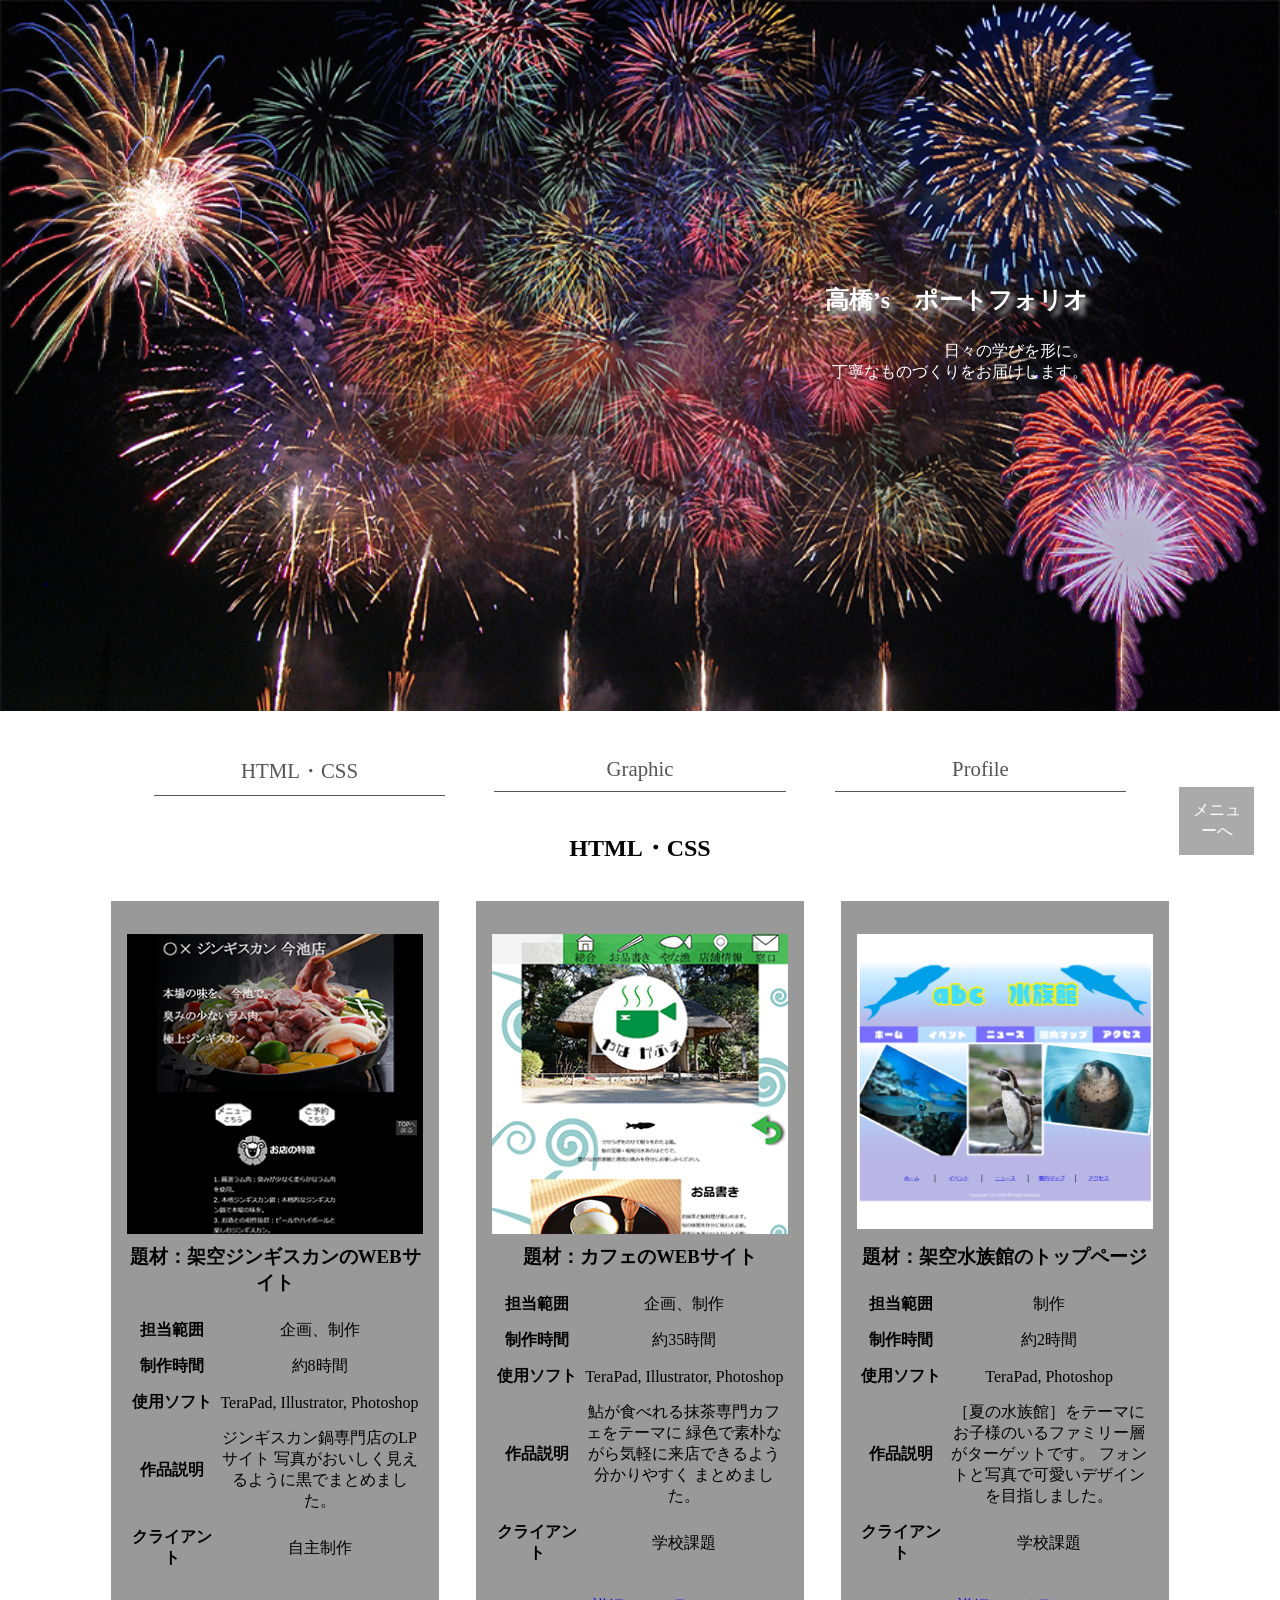
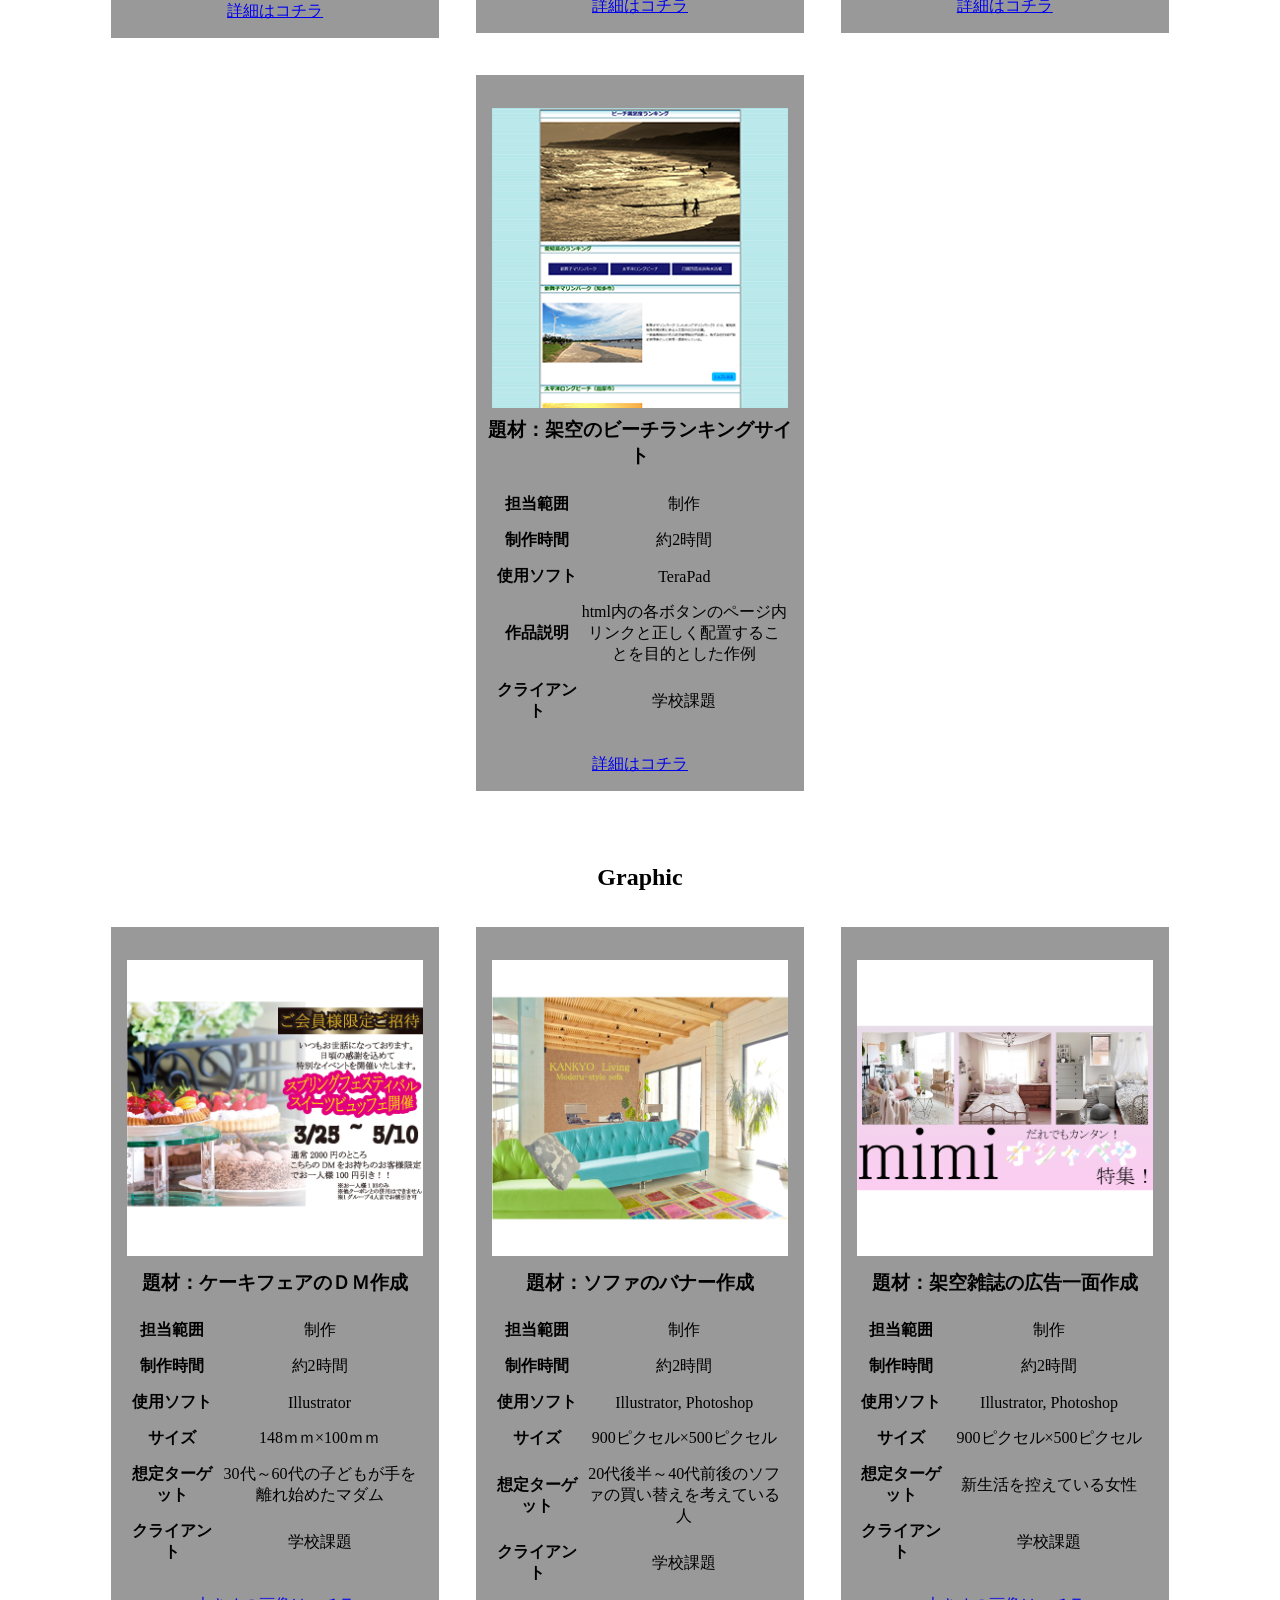
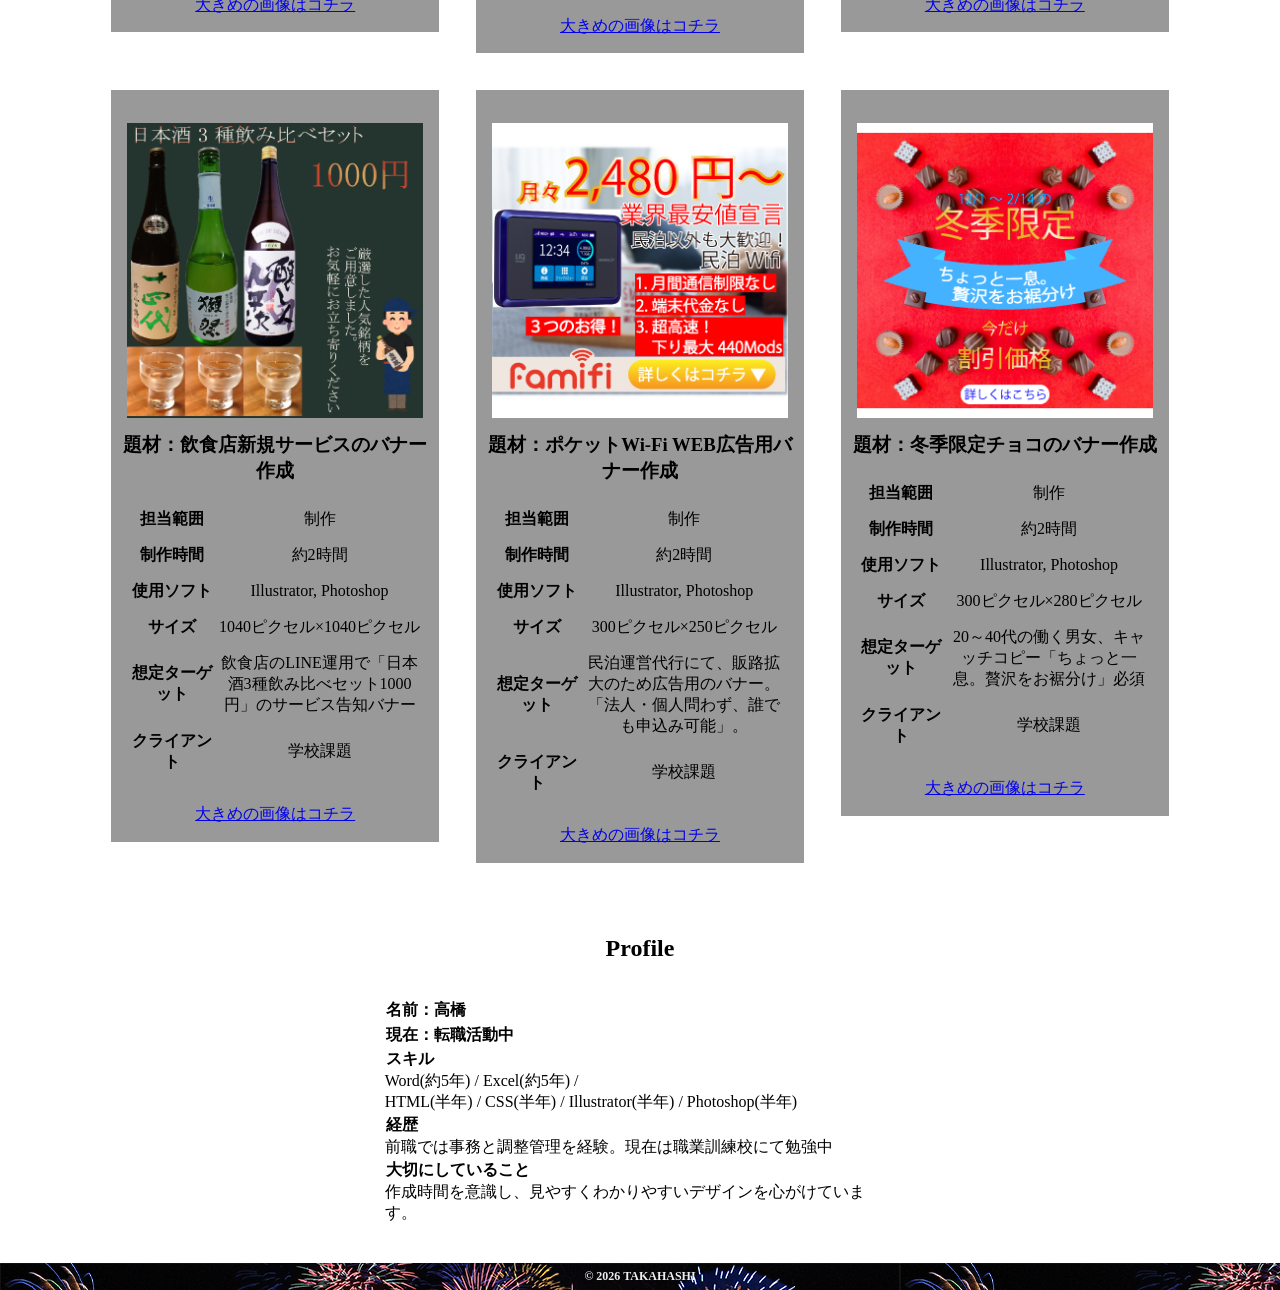
<file: index.html>
<!doctype html>

<head>
<meta charset="utf-8">
<meta name="viewport" content="width=device-width,initial-scale=1.0">

<link rel="icon" href="img/favicon.ico">

<title>PORTFOLIO</title>
<link href="common.css" rel="stylesheet" type="text/css">
</head>

<body>

	<header>
  <h1>高橋’s　ポートフォリオ</h1>
  <p class="mytext">日々の学びを形に。<br/>
	丁寧なものづくりをお届けします。</p>
	</header>

<div class="wrapper">

	<nav>
 <ul id="menu" class="clearfix">
  <li class="mg_r"><a href="#html">HTML・CSS</a></li>
  <li class="mg_r"><a href="#grp">Graphic</a></li>
  <li><a href="#prf">Profile</a></li>
 </ul>
	</nav>

	<div class="contents">
  <h2 id="html">HTML・CSS</h2>

<!--1段目-->

	<section class="f_box">

  <div class="box">
<p class="i_box"><img src="img/lamb.png" alt="作品1"></p>
	<h3>題材：架空ジンギスカンのWEBサイト</h3>
<table>
  <tr>
	<th>担当範囲</th>
	<td>企画、制作</td>
  </tr>
  <tr>
	<th>制作時間</th>
	<td>約8時間</td>
  </tr>
  <tr>
	<th>使用ソフト</th>
	<td>TeraPad, Illustrator, Photoshop</td>
  </tr>
  <tr>
	<th>作品説明</th>
	<td>ジンギスカン鍋専門店のLPサイト
		写真がおいしく見えるように黒でまとめました。</td>
  </tr>
  <tr>
	<th>クライアント</th>
	<td>自主制作</td>
  </tr>
</table>
<p class="mr"><a href="html/lamb/index.html">詳細はコチラ</a></p>
  </div>

  <div class="box">
<p class="i_box"><img src="img/yanacafe.png" alt="作品2"></p>
	<h3>題材：カフェのWEBサイト</h3>
<table>
  <tr>
	<th>担当範囲</th>
	<td>企画、制作</td>
  </tr>
  <tr>
	<th>制作時間</th>
	<td>約35時間</td>
  </tr>
  <tr>
	<th>使用ソフト</th>
	<td>TeraPad, Illustrator, Photoshop</td>
  </tr>
  <tr>
	<th>作品説明</th>
	<td>鮎が食べれる抹茶専門カフェをテーマに
	緑色で素朴ながら気軽に来店できるよう分かりやすく
	まとめました。</td>
  <tr>
	<th>クライアント</th>
	<td>学校課題</td>
  </tr>
  </tr>

</table>
<p class="mr"><a href="html/yanacafe/index.html">詳細はコチラ</a></p>
  </div>

  <div class="box">
<p class="i_box"><img src="img/aquarium.png" alt="作品3"></p>
	<h3>題材：架空水族館のトップページ</h3>
<table>
  <tr>
	<th>担当範囲</th>
	<td>制作</td>
  </tr>
  <tr>
	<th>制作時間</th>
	<td>約2時間</td>
  </tr>
  <tr>
	<th>使用ソフト</th>
	<td>TeraPad, Photoshop</td>
  </tr>
  <tr>
	<th>作品説明</th>
	<td>［夏の水族館］をテーマにお子様のいるファミリー層がターゲットです。
	フォントと写真で可愛いデザインを目指しました。</td>
  </tr>
  <tr>
	<th>クライアント</th>
	<td>学校課題</td>
  </tr>
</table>
<p class="mr"><a href="html/aquarium/index.html">詳細はコチラ</a></p>
  </div>

	</section>

<!--1段目終わり-->

<!--2段目-->

	<section class="f_box">

  <div class="box">
<p class="i_box"><img src="img/beach.png" alt="作品4"></p>
	<h3>題材：架空のビーチランキングサイト</h3>
<table>
  <tr>
	<th>担当範囲</th>
	<td>制作</td>
  </tr>
  <tr>
	<th>制作時間</th>
	<td>約2時間</td>
  </tr>
  <tr>
	<th>使用ソフト</th>
	<td>TeraPad</td>
  </tr>
  <tr>
	<th>作品説明</th>
	<td>html内の各ボタンのページ内リンクと正しく配置することを目的とした作例</td>
  </tr>
  <tr>
	<th>クライアント</th>
	<td>学校課題</td>
  </tr>
</table>
<p class="mr"><a href="html/beach/index.html">詳細はコチラ</a></p>
  </div>

	</section>
<!--2段目終わり-->

	</div><!--.contents-->


	<div class="contents">
  <h2 id="grp">Graphic</h2>

<!--1段目-->

	<section class="f_box">

  <div class="box">
<p><img src="img/team_g/team_dm.png" alt="作品1"></p>
	<h3>題材：ケーキフェアのＤＭ作成</h3>
<table>
  <tr>
	<th>担当範囲</th>
	<td>制作</td>
  </tr>
  <tr>
	<th>制作時間</th>
	<td>約2時間</td>
  </tr>
  <tr>
	<th>使用ソフト</th>
	<td>Illustrator</td>
  </tr>
  <tr>
	<th>サイズ</th>
	<td>148ｍｍ×100ｍｍ</td>
  </tr>
  <tr>
	<th>想定ターゲット</th>
	<td>30代～60代の子どもが手を離れ始めたマダム</td>
  </tr>
  <tr>
	<th>クライアント</th>
	<td>学校課題</td>
  </tr>
</table>
<p class="mr"><a href="link_image/dm_cake.pdf">大きめの画像はコチラ</a></p>
  </div>

  <div class="box">
<p><img src="img/team_g/team_sofa.png" alt="作品2"></p>
	<h3>題材：ソファのバナー作成</h3>
<table>
  <tr>
	<th>担当範囲</th>
	<td>制作</td>
  </tr>
  <tr>
	<th>制作時間</th>
	<td>約2時間</td>
  </tr>
  <tr>
	<th>使用ソフト</th>
	<td>Illustrator, Photoshop</td>
  </tr>
  <tr>
	<th>サイズ</th>
	<td>900ピクセル×500ピクセル</td>
  </tr>
  <tr>
	<th>想定ターゲット</th>
	<td>20代後半～40代前後のソファの買い替えを考えている人</td>
  </tr>
  <tr>
	<th>クライアント</th>
	<td>学校課題</td>
  </tr>
</table>
<p class="mr"><a href="link_image/bnr_sofa.pdf">大きめの画像はコチラ</a></p>
  </div>

  <div class="box">
<p><img src="img/team_g/team_room.png" alt="作品3"></p>
	<h3>題材：架空雑誌の広告一面作成</h3>
<table>
  <tr>
	<th>担当範囲</th>
	<td>制作</td>
  </tr>
  <tr>
	<th>制作時間</th>
	<td>約2時間</td>
  </tr>
  <tr>
	<th>使用ソフト</th>
	<td>Illustrator, Photoshop</td>
  </tr>
  <tr>
	<th>サイズ</th>
	<td>900ピクセル×500ピクセル</td>
  </tr>
  <tr>
	<th>想定ターゲット</th>
	<td>新生活を控えている女性</td>
  </tr>
  <tr>
	<th>クライアント</th>
	<td>学校課題</td>
  </tr>
</table>
<p class="mr"><a href="link_image/bnr_room.pdf">大きめの画像はコチラ</a></p>
  </div>

	</section>

<!--1段目終わり-->

<!--2段目-->

	<section class="f_box">

  <div class="box">
<p><img src="img/team_g/team_sake.png" alt="作品4"></p>
	<h3>題材：飲食店新規サービスのバナー作成</h3>
<table>
  <tr>
	<th>担当範囲</th>
	<td>制作</td>
  </tr>
  <tr>
	<th>制作時間</th>
	<td>約2時間</td>
  </tr>
  <tr>
	<th>使用ソフト</th>
	<td>Illustrator, Photoshop</td>
  </tr>
  <tr>
	<th>サイズ</th>
	<td>1040ピクセル×1040ピクセル</td>
  </tr>
  <tr>
	<th>想定ターゲット</th>
	<td>飲食店のLINE運用で「日本酒3種飲み比べセット1000円」のサービス告知バナー</td>
  </tr>
  <tr>
	<th>クライアント</th>
	<td>学校課題</td>
  </tr>
</table>
<p class="mr"><a href="link_image/bnr_sake.pdf">大きめの画像はコチラ</a></p>
  </div>

  <div class="box">
<p><img src="img/team_g/team_wifi.png" alt="作品5"></p>
	<h3>題材：ポケットWi-Fi WEB広告用バナー作成</h3>
<table>
  <tr>
	<th>担当範囲</th>
	<td>制作</td>
  </tr>
  <tr>
	<th>制作時間</th>
	<td>約2時間</td>
  </tr>
  <tr>
	<th>使用ソフト</th>
	<td>Illustrator, Photoshop</td>
  </tr>
  <tr>
	<th>サイズ</th>
	<td>300ピクセル×250ピクセル</td>
  </tr>
  <tr>
	<th>想定ターゲット</th>
	<td>民泊運営代行にて、販路拡大のため広告用のバナー。
	  「法人・個人問わず、誰でも申込み可能」。</td>
  </tr>
  <tr>
	<th>クライアント</th>
	<td>学校課題</td>
  </tr>
</table>
<p class="mr"><a href="link_image/bnr_wifi.pdf">大きめの画像はコチラ</a></p>
  </div>

  <div class="box">
<p><img src="img/team_g/team_chocolate.png" alt="作品6"></p>
	<h3>題材：冬季限定チョコのバナー作成</h3>
<table>
  <tr>
	<th>担当範囲</th>
	<td>制作</td>
  </tr>
  <tr>
	<th>制作時間</th>
	<td>約2時間</td>
  </tr>
  <tr>
	<th>使用ソフト</th>
	<td>Illustrator, Photoshop</td>
  </tr>
  <tr>
	<th>サイズ</th>
	<td>300ピクセル×280ピクセル</td>
  </tr>
  <tr>
	<th>想定ターゲット</th>
	<td>20～40代の働く男女、キャッチコピー「ちょっと一息。贅沢をお裾分け」必須</td>
  </tr>
  <tr>
	<th>クライアント</th>
	<td>学校課題</td>
  </tr>
</table>
<p class="mr"><a href="link_image/bnr_chocolate.pdf">大きめの画像はコチラ</a></p>
  </div>

	</section>

<!--2段目終わり-->

	</div><!--.contents-->

<p class="back">
	<a href="#menu">メニューへ</a>
</p>

<section id="prf">

<h2>Profile</h2>

<div class="prof">
  <h4>名前：高橋</h4>
  <h4>現在：転職活動中</h4>
  
  <h4>スキル</h4>
  <p>Word(約5年) / Excel(約5年) / <br/>
    HTML(半年) / CSS(半年) / Illustrator(半年) / Photoshop(半年)</p>
  
  <h4>経歴</h4>
  <p>前職では事務と調整管理を経験。現在は職業訓練校にて勉強中</p>
  
  <h4>大切にしていること</h4>
  <p>作成時間を意識し、見やすくわかりやすいデザインを心がけています。</p>
</div>

</section>


</div><!--.wrapper-->

	<footer>
<p>&copy; 2026 TAKAHASHI</p>
	</footer>

</body>
</html>
</file>
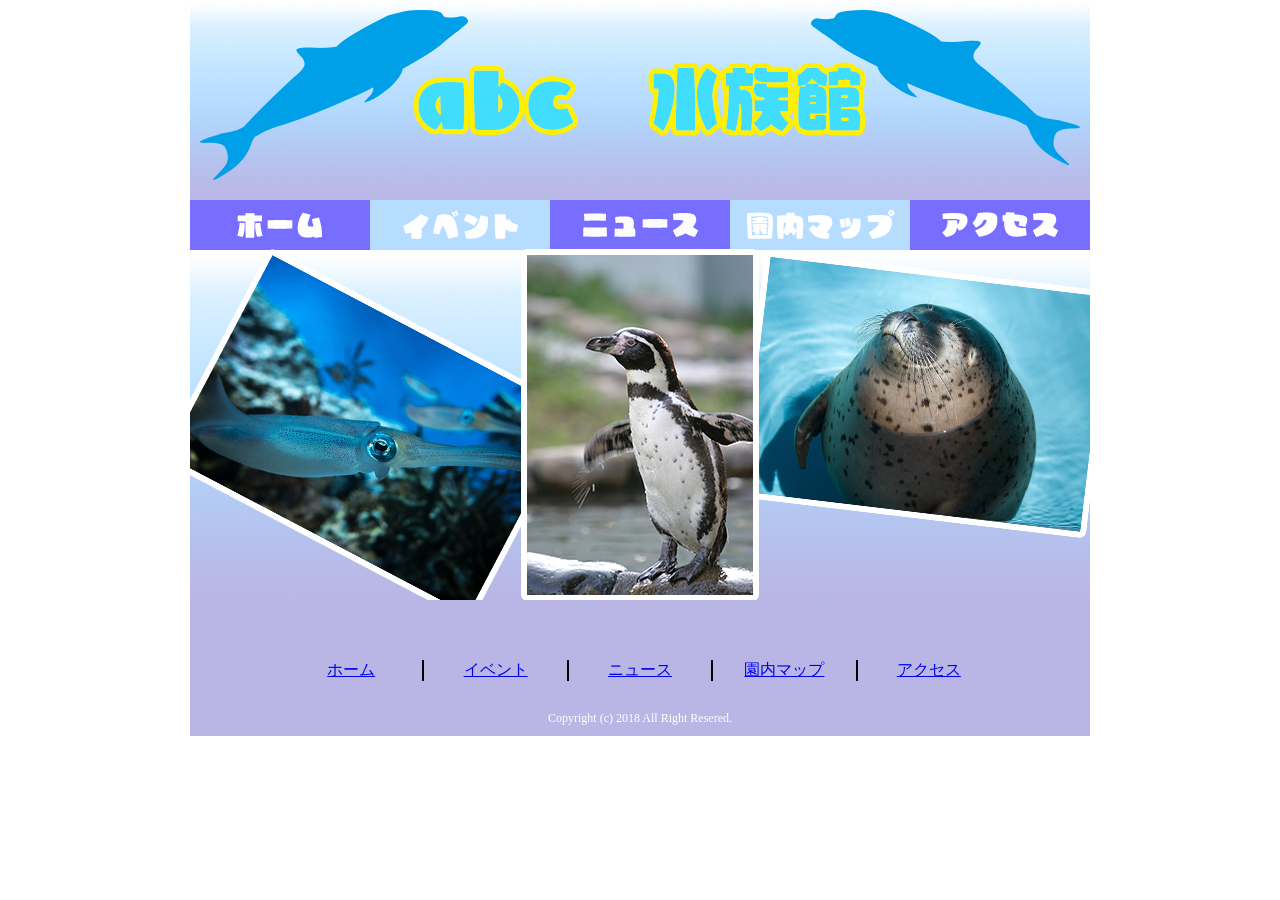
<file: html/aquarium/index.html>
﻿<!doctype html>
<html lang="ja">

<head>
<meta charset="utf-8">

<title>abc 水族館</title>
<link href="style.css" rel="stylesheet" type="text/css">
</head>

<body>

<div class="wrapper">


<h1><img src="img/top.png" alt="top"></h1>

<ul class="f_box">
  <li><a href="#"><img src="img/home.png" alt="ホーム"></a></li>
  <li><a href="#"><img src="img/event.png" alt="イベント"></a></li>
  <li><a href="#"><img src="img/news.png" alt="ニュース"></a></li>
  <li><a href="#"><img src="img/map.png" alt="園内マップ"></a></li>
  <li><a href="#"><img src="img/access.png" alt="アクセス"></a></li>
</ul>

<p>
  <img src="img/main.png" alt="動物写真">
</p>

<ul class="f_box2">
  <li class="bdr"><a href="#">ホーム</a></li>
  <li class="bdr"><a href="#">イベント</a></li>
  <li class="bdr"><a href="#">ニュース</a></li>
  <li class="bdr"><a href="#">園内マップ</a></li>
  <li><a href="#">アクセス</a></li>
</ul>

<footer>
<p>Copyright (c) 2018 All Right Resered.</p>
</footer>

</div><!--.wrapper-->

</body>

</html>
</file>
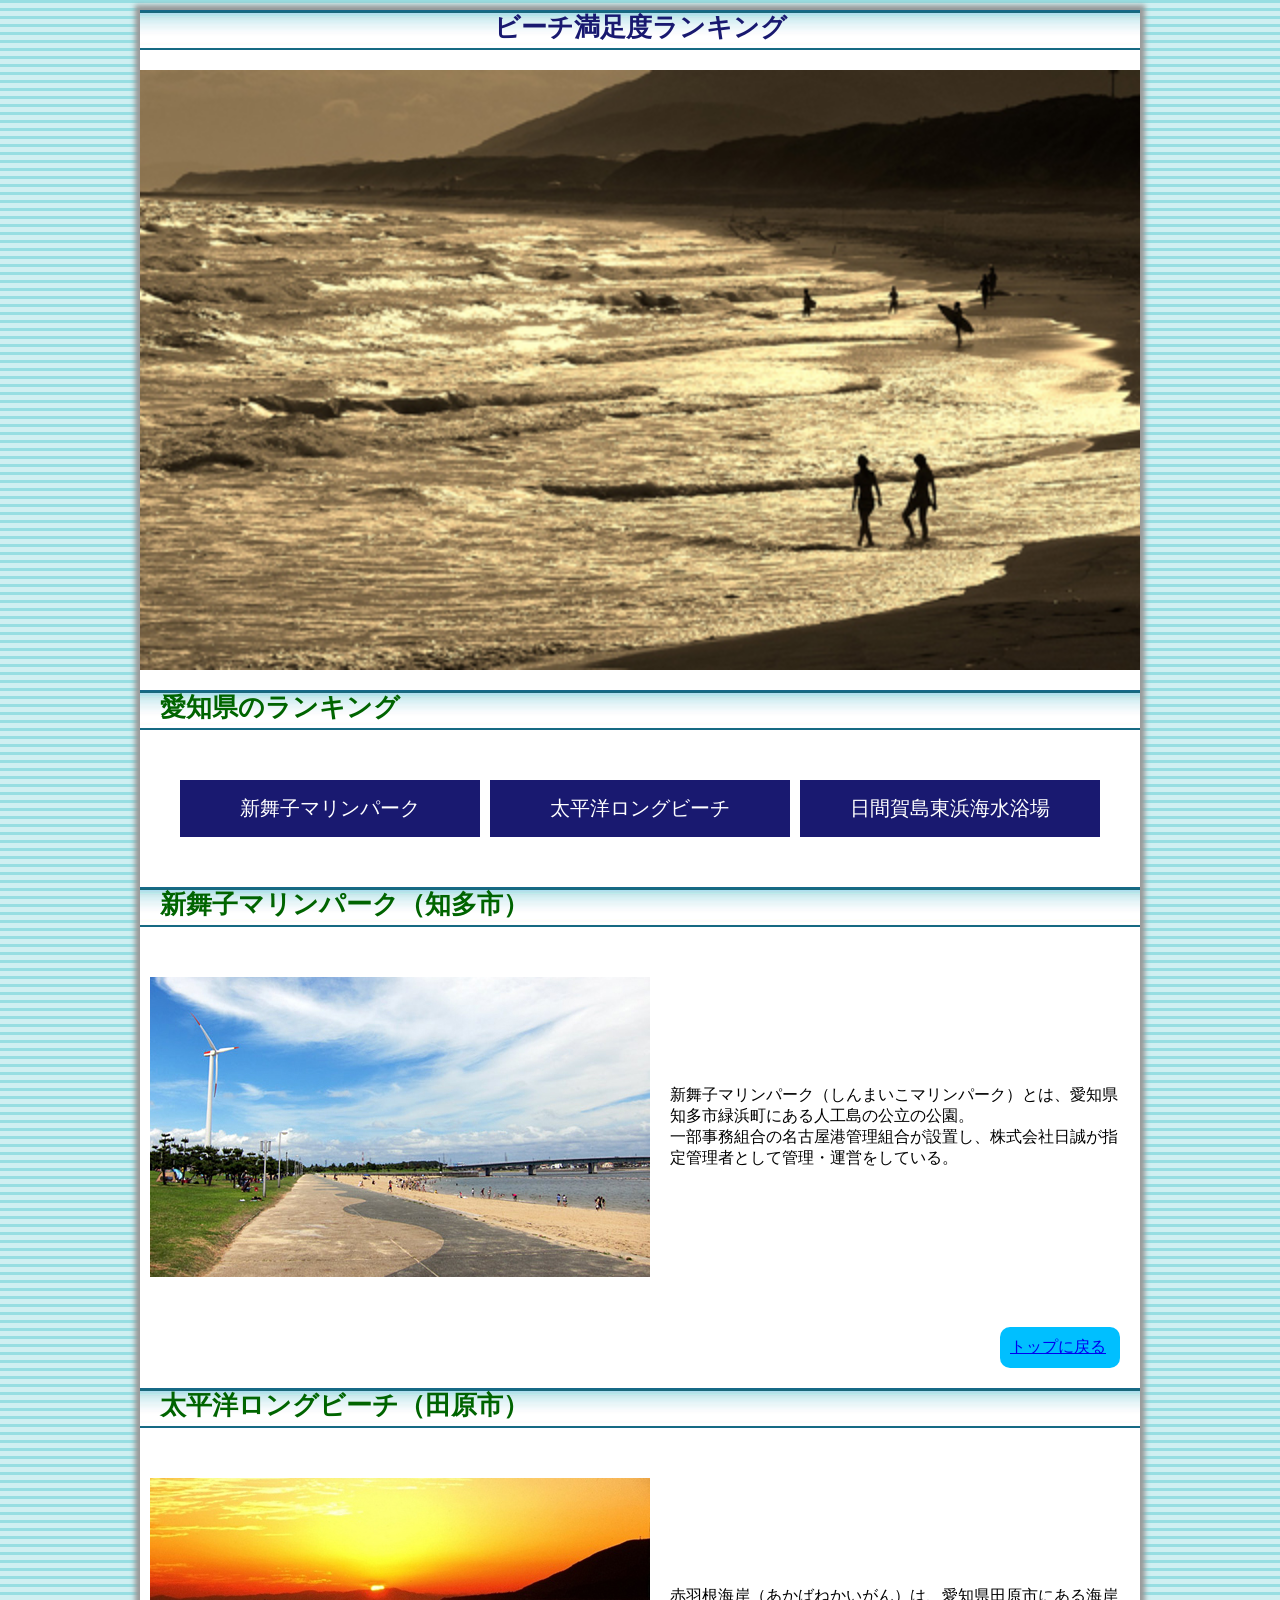
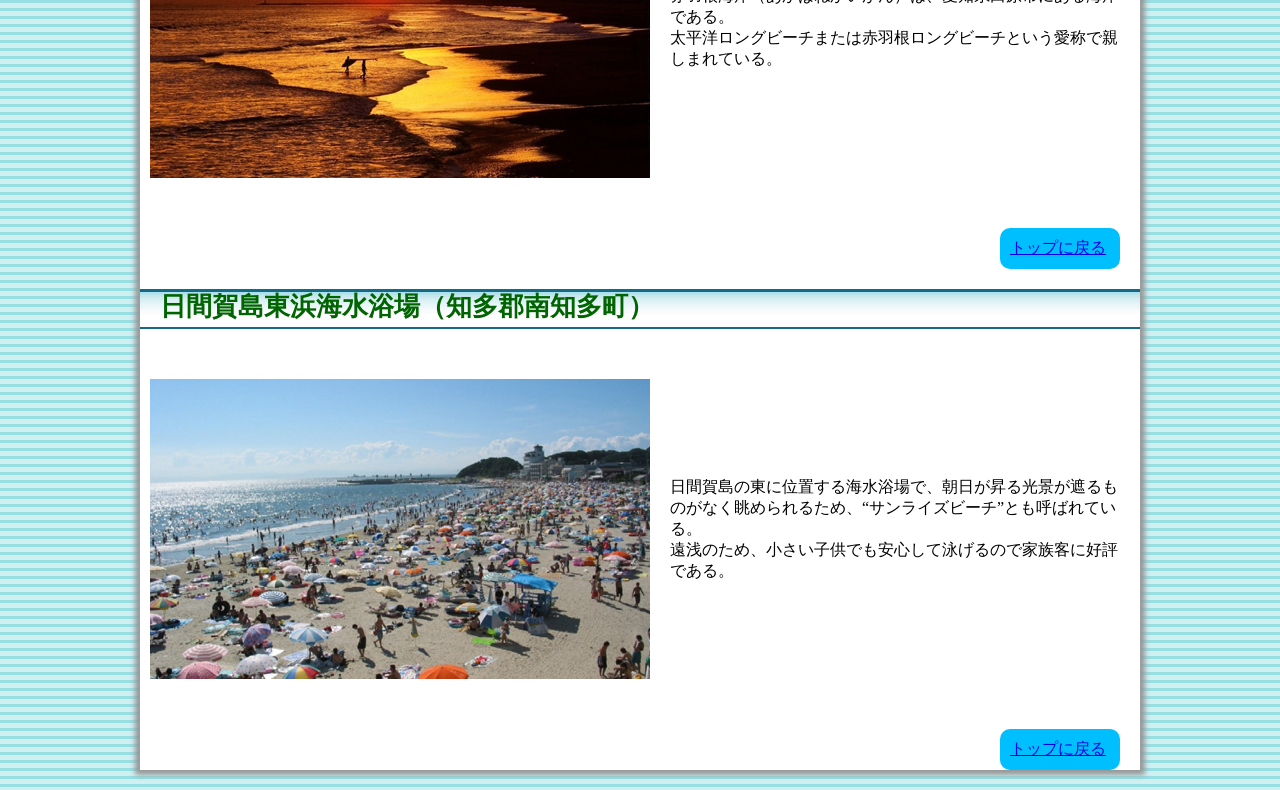
<file: html/beach/index.html>
﻿<!doctype html>
<html lang="ja">

<head>
<meta charset="utf-8">

<title>ビーチ満足度ランキング</title>
<link href="style.css" rel="stylesheet" type="text/css">

</head>

<div class="wrap">


<header>
 <h1 id="top">ビーチ満足度ランキング</h1>

 <p><img src="img/beach_top.jpg" alt="ビーチ_トップ"></p>
</header>

<nav>

 <h2>愛知県のランキング</h2>

 <ul class="clearfix">
  <li><a href="#sinmaiko">新舞子マリンパーク</a></li>
  <li><a href="#longb">太平洋ロングビーチ</a></li>
  <li><a href="#himakajima">日間賀島東浜海水浴場</a></li>
 </ul>

</nav>

 <h2 id="sinmaiko">新舞子マリンパーク（知多市）</h2>

<main class="flexbox">
  <p><img src="img/beach_01.jpg" alt="beach1"></p>

  <p class="text">新舞子マリンパーク（しんまいこマリンパーク）とは、愛知県知多市緑浜町にある人工島の公立の公園。<br>
  一部事務組合の名古屋港管理組合が設置し、株式会社日誠が指定管理者として管理・運営をしている。
  </p>
</main>

 <p class="modoru">
  <a href="#top">トップに戻る</a></p>

 <h2 id="longb">太平洋ロングビーチ（田原市）</h2>

<main class="flexbox">

  <p><img src="img/beach_02.jpg" alt="beach2"></p>

  <p class="text">赤羽根海岸（あかばねかいがん）は、愛知県田原市にある海岸である。<br>
  太平洋ロングビーチまたは赤羽根ロングビーチという愛称で親しまれている。
  </p>
</main>

 <p class="modoru">
  <a href="#top">トップに戻る</a></p>

 <h2 id="himakajima">日間賀島東浜海水浴場（知多郡南知多町）</h2>

<main class="flexbox">
  <p><img src="img/beach_03.jpg" alt="beach3"></p>

  <p class="text">日間賀島の東に位置する海水浴場で、朝日が昇る光景が遮るものがなく眺められるため、“サンライズビーチ”とも呼ばれている。<br>
  遠浅のため、小さい子供でも安心して泳げるので家族客に好評である。
  </p>
</main>

 <p class="modoru">
  <a href="#top">トップに戻る</a></p>


</div><!--.wrap-->

<body>

</body>

</html>
</file>
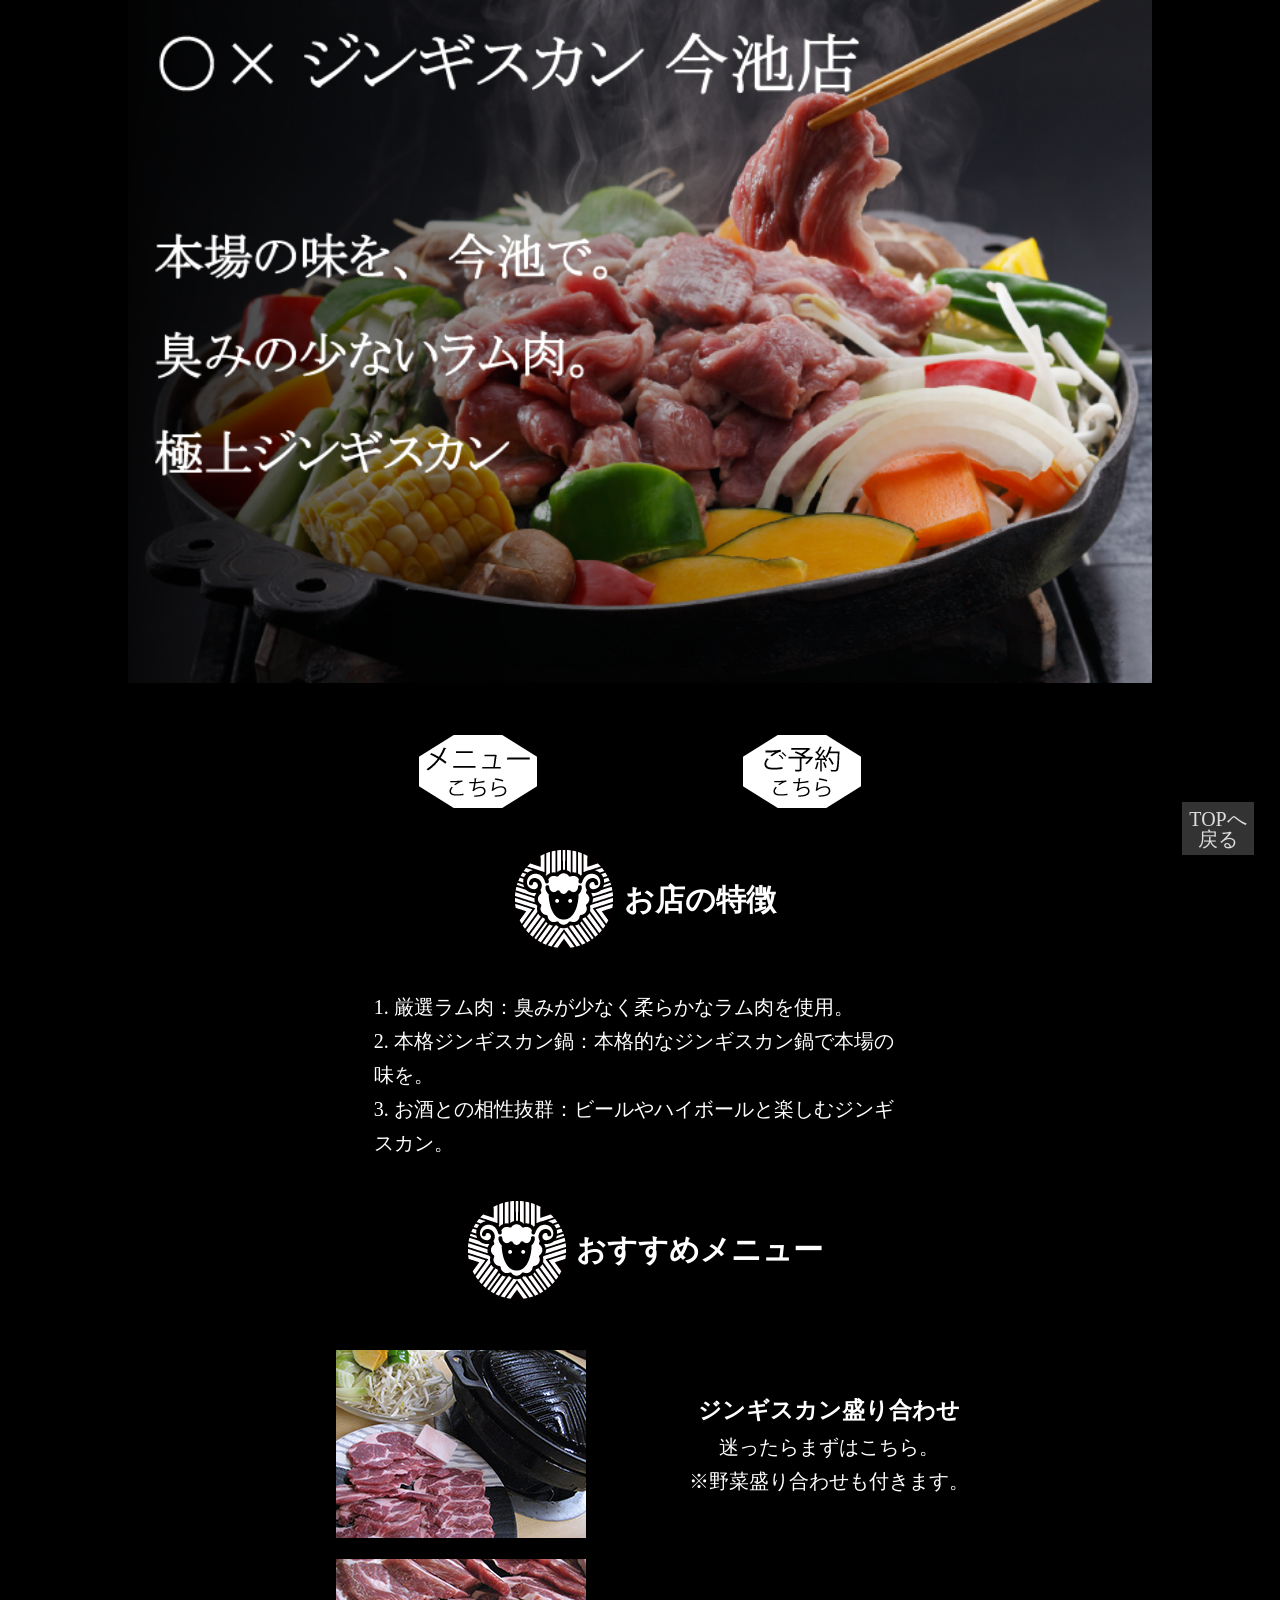
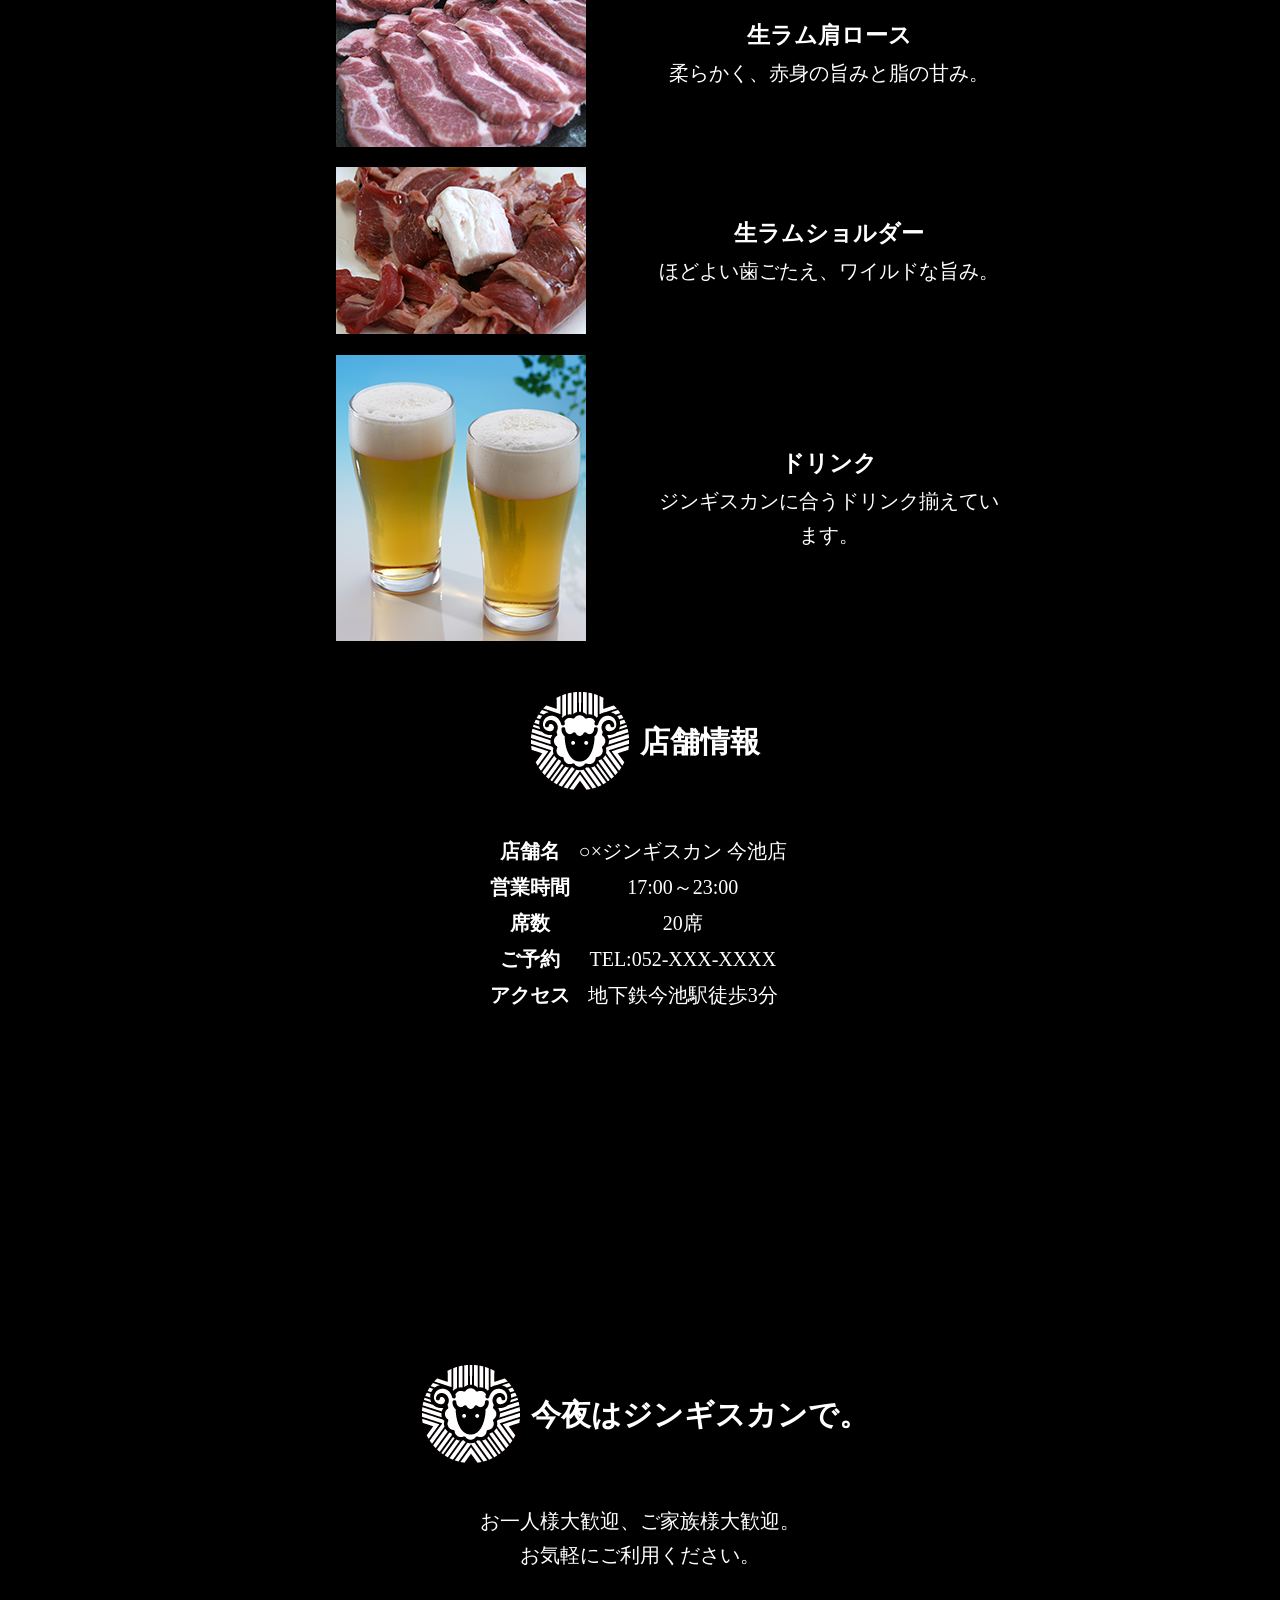
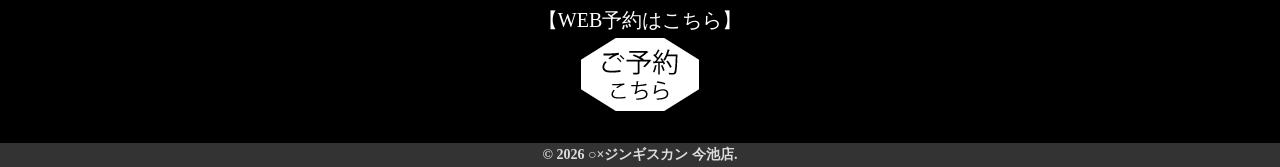
<file: html/lamb/index.html>
﻿<!doctype html>
<html lang="ja">

<head>
<meta charset="utf-8">
<meta name="viewport" content="width=device-width,initial-scale=1.0">

<link rel="icon" href="img/favicon.ico">

<title>○×ジンギスカン 今池店</title>
<link href="style.css" rel="stylesheet" type="text/css">
</head>

<body>

<div class="wrap">


<header>

 <h1 id="top">
  <img src="img/top.png" alt="○×ジンギスカン 今池店">
 </h1>

 <nav>
  <ul class="fbox">
	  <li class="pd10"><a href="#menu"><img src="img/button1.png" alt="メニューボタン"></a></li>
    <li class="pd10" ><a href="#"><img src="img/button2.png" alt="予約ボタン"></a></li>
  </ul>
 </nav>

</header>

<main>

<section>

 <div class="fbox mg">
  <p class="pd"><img src="img/logo.png" alt="ロゴ"></p>
  <h2>お店の特徴</h2>
 </div><!--.fbox-->

  <ol>
    <li>厳選ラム肉：臭みが少なく柔らかなラム肉を使用。</li>
    <li>本格ジンギスカン鍋：本格的なジンギスカン鍋で本場の味を。</li>
    <li>お酒との相性抜群：ビールやハイボールと楽しむジンギスカン。</li>
  </ol>

</section>


<section>

 <div class="fbox mg">
  <p class="pd"><img src="img/logo.png" alt="ロゴ"></p>
  <h2 id="menu">おすすめメニュー</h2>
 </div><!--.fbox-->

 <div class="fbox2">

  <p class="box pd"><img src="img/niku1.png" alt="ジンギスカン盛り合わせ"></p>
  <div class="box">
    <h3>ジンギスカン盛り合わせ</h3>
    <p>迷ったらまずはこちら。<br/>
		※野菜盛り合わせも付きます。</p>
  </div><!--.box-->

 </div><!--.fbox2-->

 <div class="fbox2">

  <p class="box pd"><img src="img/niku2.png" alt="肩ロース"></p>
  <div class="box">
    <h3>生ラム肩ロース</h3>
    <p>柔らかく、赤身の旨みと脂の甘み。</p>
  </div><!--.box-->

 </div><!--.fbox2-->

 <div class="fbox2">

  <p class="box pd"><img src="img/niku3.png" alt="ショルダー"></p>
  <div class="box">
    <h3>生ラムショルダー</h3>
    <p>ほどよい歯ごたえ、ワイルドな旨み。</p>
  </div><!--.box-->

 </div><!--.fbox2-->

 <div class="fbox2">

  <p class="box pd"><img src="img/beer.png" alt="ビール"></p>
  <div class="box">
    <h3>ドリンク</h3>
    <p>ジンギスカンに合うドリンク揃えています。</p>
  </div><!--.box-->

 </div><!--.fbox2-->

</section>


<section>

 <div class="fbox mg">
  <p class="pd"><img src="img/logo.png" alt="ロゴ"></p>
  <h2>店舗情報</h2>
 </div><!--.fbox-->

 <table>
  <tr>
    <th>店舗名</hd>
    <td>○×ジンギスカン 今池店</td>
  </tr>
  <tr>
    <th>営業時間</hd>
    <td>17:00～23:00</td>
  </tr>
  <tr>
    <th>席数</hd>
    <td>20席</td>
  </tr>
  <tr>
    <th>ご予約</hd>
    <td>TEL:052-XXX-XXXX</td>
  </tr>
  <tr>
    <th>アクセス</hd>
    <td>地下鉄今池駅徒歩3分</td>
  </tr>
 </table>

  <iframe src="https://www.google.com/maps/embed?pb=!1m18!1m12!1m3!1d969.642512240303!2d136.9354049243795!3d35.16969564583823!2m3!1f0!2f0!3f0!3m2!1i1024!2i768!4f13.1!3m3!1m2!1s0x600370f35d4aa413%3A0x7df4871412f6bbc4!2z5LuK5rGg!5e0!3m2!1sja!2sjp!4v1780618199766!5m2!1sja!2sjp" width="400" height="300" style="border:0;" allowfullscreen="" loading="lazy" referrerpolicy="no-referrer-when-downgrade"></iframe>

 <div class="fbox mg">
  <p class="pd"><img src="img/logo.png" alt="ロゴ"></p>
<h2>今夜はジンギスカンで。</h2>
 </div><!--.fbox-->

<p>
お一人様大歓迎、ご家族様大歓迎。<br/>
お気軽にご利用ください。
</p>

</section>

 <div class="mg">
 <p>【WEB予約はこちら】</p>
 <p>
  <a href="#"><img src="img/button2.png" alt="予約ボタン"></a>
 </p>
</div>
 
</main>


</div><!--.wrap-->

<footer>
 <p class="modoru"><a href="#top">TOPへ戻る</a></p>

 <p class="copy">&copy; 2026 ○×ジンギスカン 今池店.</p>

</footer>

</body>

</html>
</file>
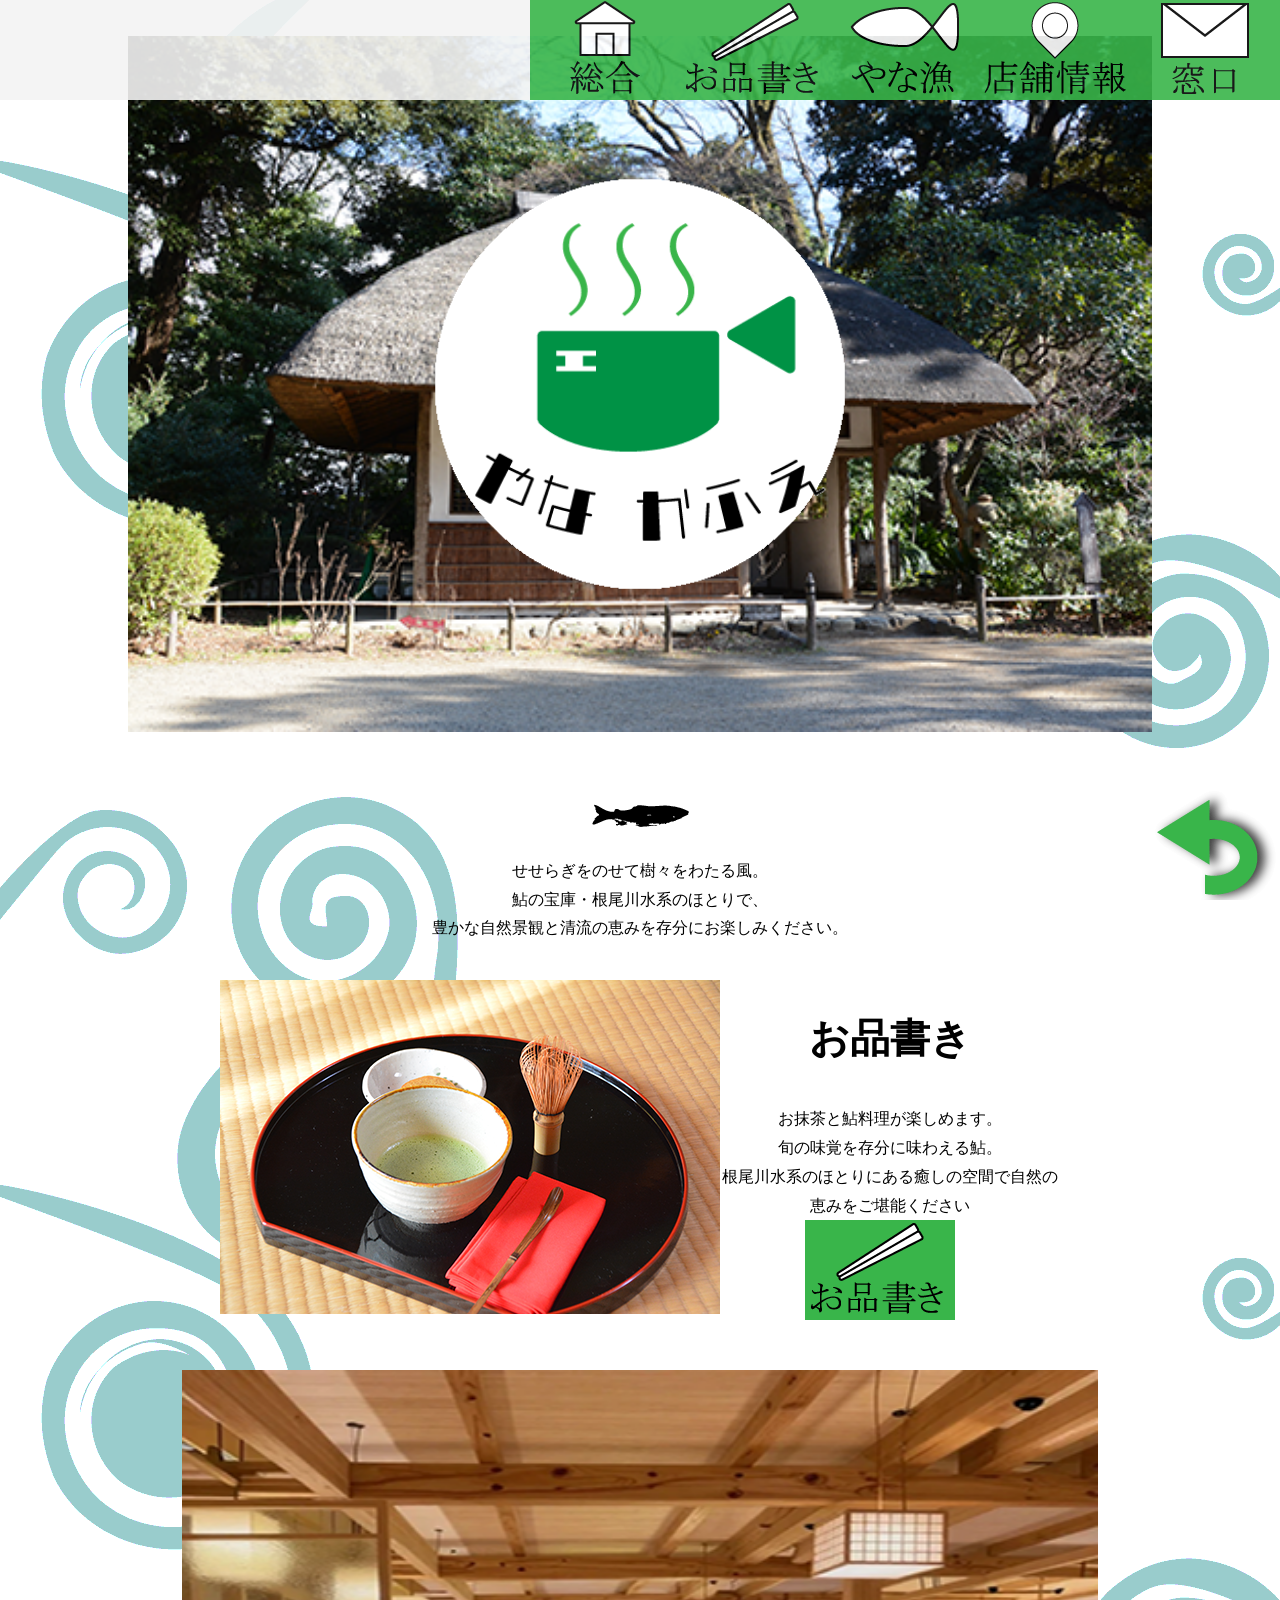
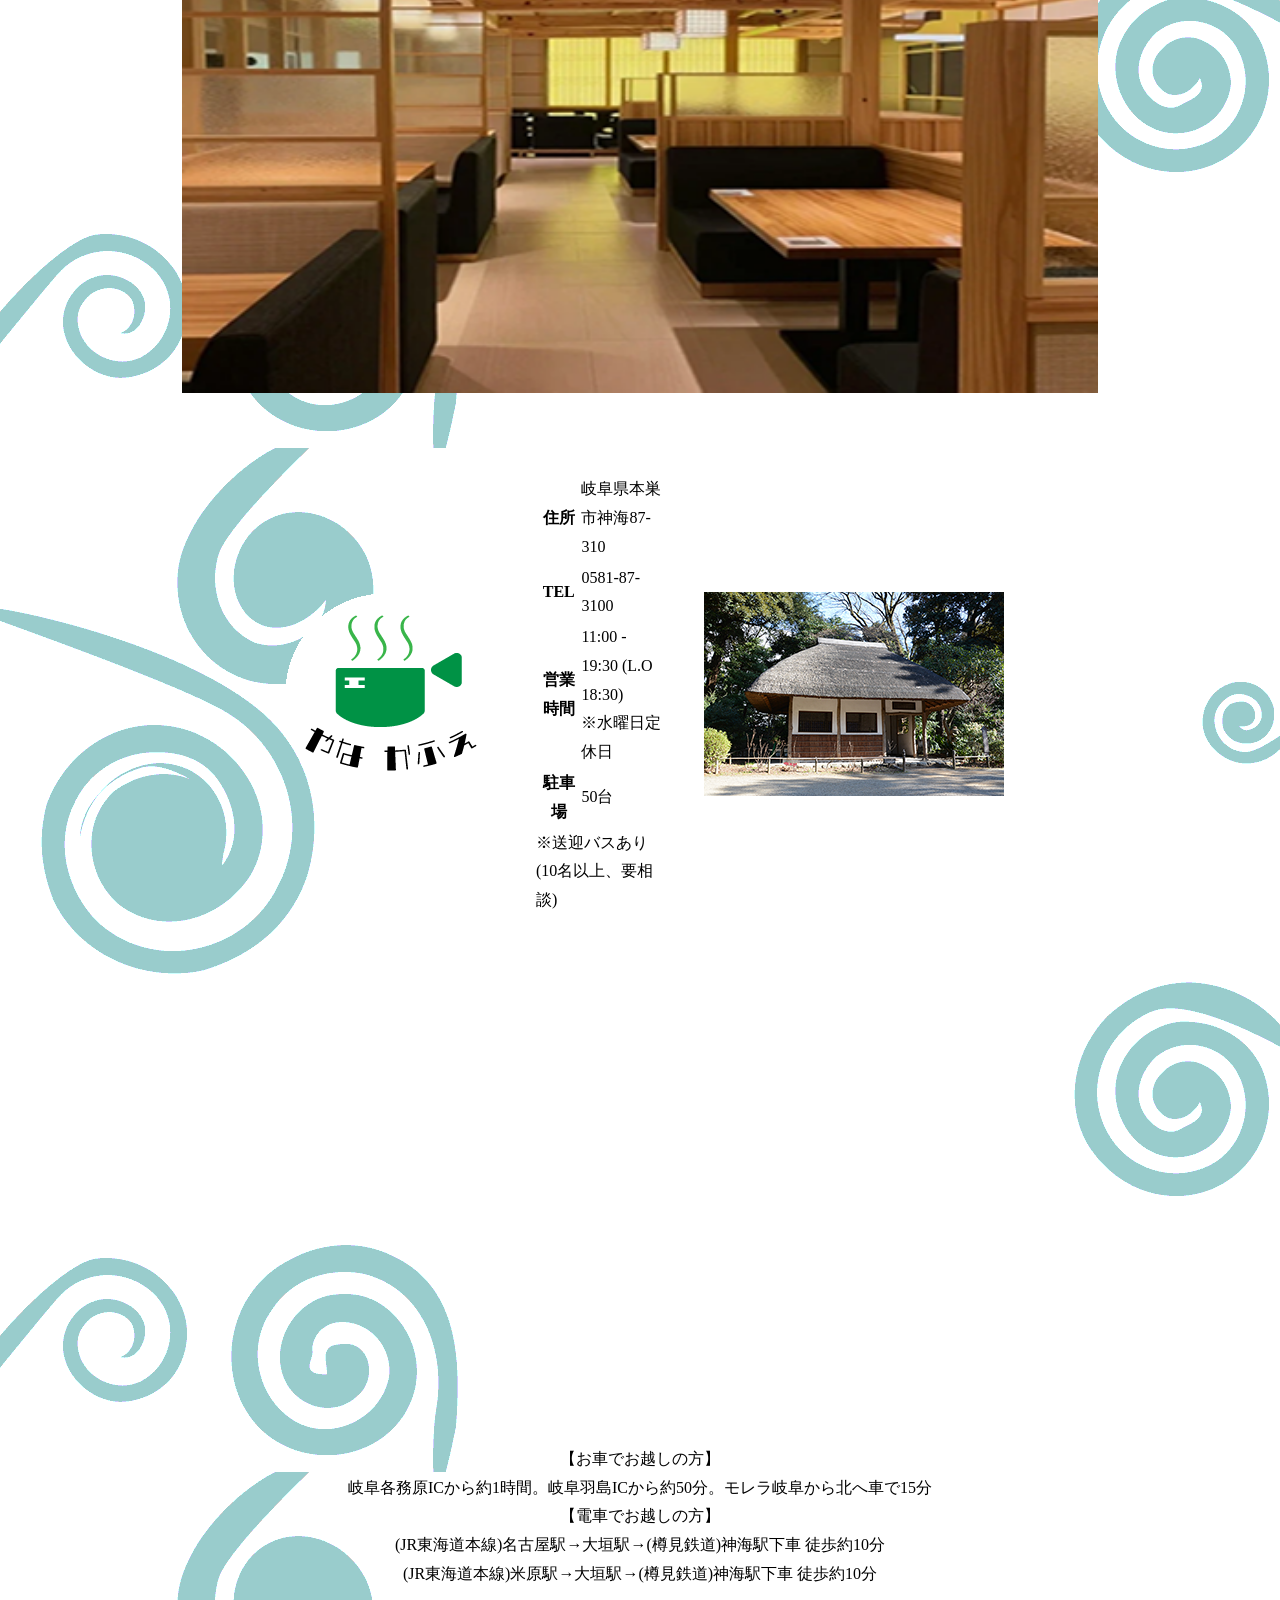
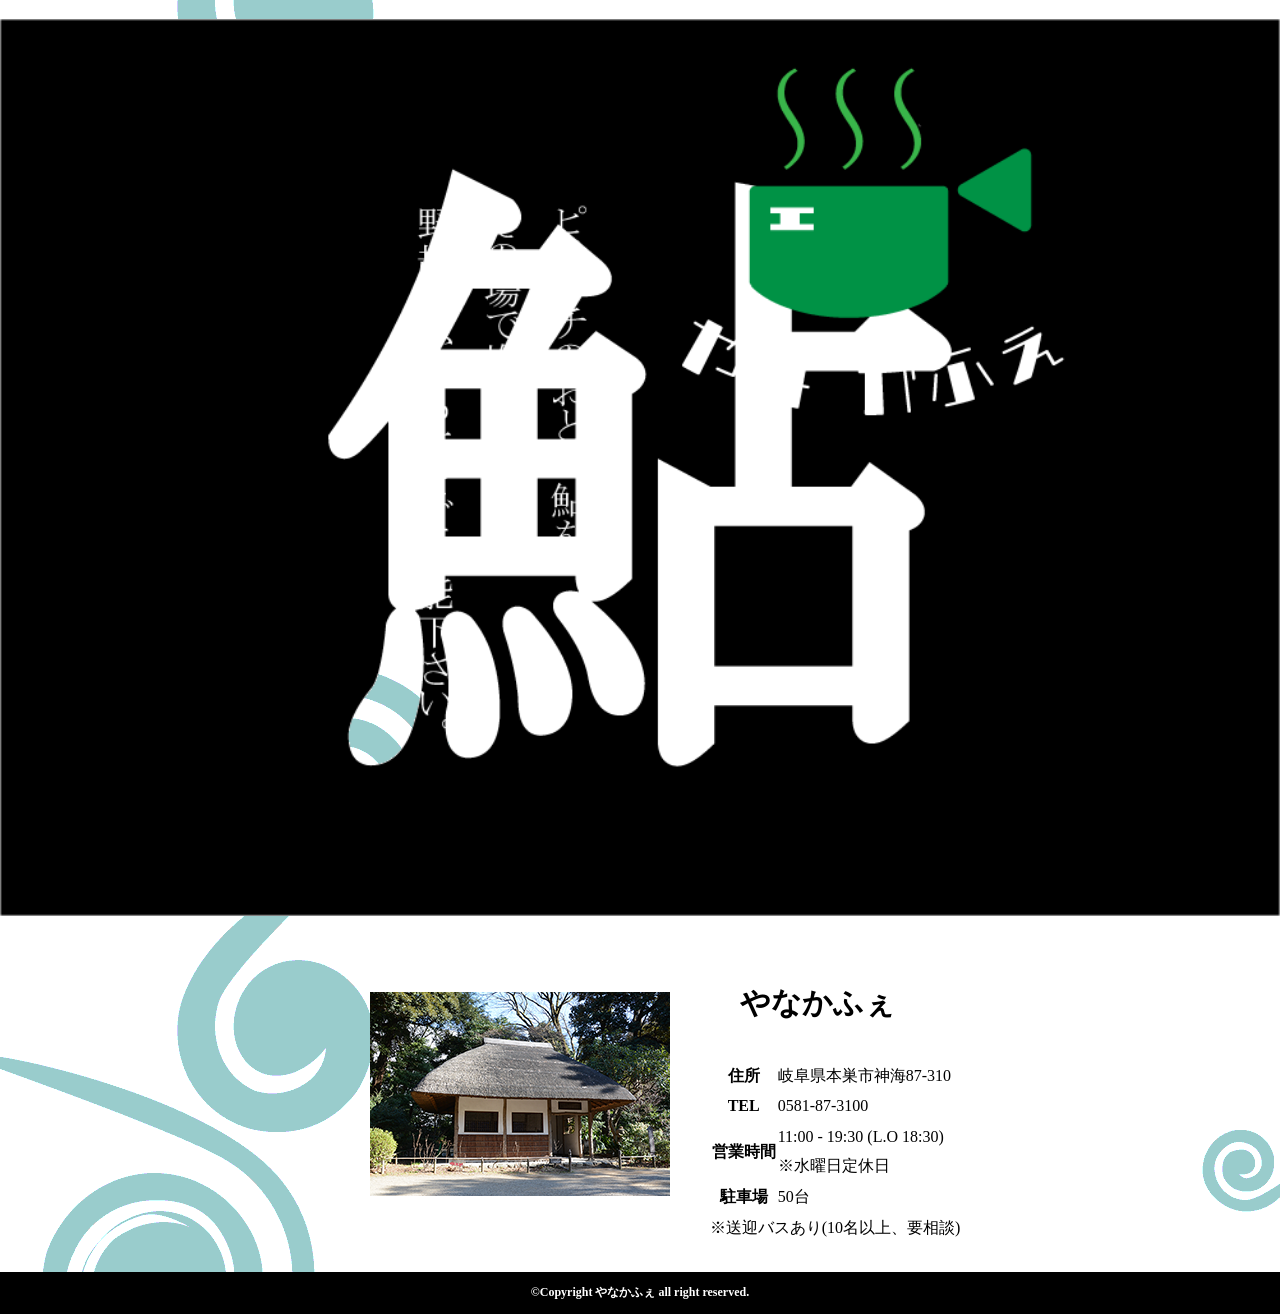
<file: html/yanacafe/index.html>
﻿<!doctype html>
<html lang="ja">

<head>
<meta charset="utf-8">

<title>やなかふぇ 鮎料理が食べれるカフェ</title>
<link href="style.css" rel="stylesheet" type="text/css">

</head>

<body>

	<header>
<input type="checkbox" id="menu-btn-check">
<label for="menu-btn-check" class="menu-btn"><span></span></label>

 <nav>
  <ul class="clearfix">
    <li class="bottan1"><a href="index.html">総合</a></li>
    <li class="bottan2"><a href="menu.html">お品書き</a></li>
    <li class="bottan3"><a href="newe.html">やな漁</a></li>
    <li class="bottan4"><a href="access.html">店舗情報</a></li>
    <li class="bottan5"><a href="form.html">窓口</a></li>
  </ul>
 </nav>

	</header>


	<div class="wrap">


<h1 id="top"><img src="img/toprogo.png" alt="やなかふぇ"></h1>

	<main>

 <p>
  <img src="img/mini.gif" alt="ミニロゴ">
 </p>

 <p class="text">
せせらぎをのせて樹々をわたる風。<br/>
鮎の宝庫・根尾川水系のほとりで、<br/>
豊かな自然景観と清流の恵みを存分にお楽しみください。
 </p>

	<div class="f_box">

  <p>
    <img src="img/image7.png" alt="メニューイメージ">
  </p>

 <section class="box1">

  <h2>お品書き</h2>
  <p>
お抹茶と鮎料理が楽しめます。<br/>
旬の味覚を存分に味わえる鮎。<br/>
根尾川水系のほとりにある癒しの空間で自然の恵みをご堪能ください
  </p>
  <p class="bottan2 center">
<a href="menu.html">イメージボタン</a>
  </p>

 </section>

	</div><!--.f_box-->


  <div class="homegallery">
    <div class="slider">
	  <img src="img/image2.png" alt="イメージ1">
	  <img src="img/image3.png" alt="イメージ3">
	  <img src="img/image5.png" alt="イメージ4">
	  <img src="img/image7.png" alt="イメージ5">
	  <img src="img/image8.png" alt="イメージ6">
<!--ループを滑らかにするため1枚目を最後にもう一度-->
	  <img src="img/image1.png" alt="イメージ1">
    </div>
  </div>


	</main>


	<section class="f_box shop">

 <h3><img src="img/rogo200.png" alt="ロゴ"></h3>

<div class="box2">

 <table>
  <tr>
    <th>住所</th>
    <td>岐阜県本巣市神海87-310</td>
  </tr>

  <tr>
    <th>TEL</th>
    <td>0581-87-3100</td>
  </tr>

  <tr>
    <th>営業時間</th>
    <td>11:00 - 19:30 (L.O 18:30)<br/>
        ※水曜日定休日</td>
  </tr>

  <tr>
    <th>駐車場</th>
    <td>50台</td>
  </tr>
 </table>
 <p>※送迎バスあり(10名以上、要相談)</p>

</div><!--.box2-->

 <p class="box2"><img src="img/image1s.png" alt="外観"></p>

	</section>


<div class="shop_map">
 <!--マップをここに入れる-->
<iframe src="https://www.google.com/maps/embed?pb=!1m18!1m12!1m3!1d3246.6385112930757!2d136.6409587!3d35.5379298!2m3!1f0!2f0!3f0!3m2!1i1024!2i768!4f13.1!3m3!1m2!1s0x60024e67dcaaa8ed%3A0x6cd5364b133519e9!2z6a6O5paZ55CGIOOChOOBquW3nQ!5e0!3m2!1sja!2sjp!4v1776234415418!5m2!1sja!2sjp" style="border:0;" allowfullscreen="" loading="lazy" referrerpolicy="no-referrer-when-downgrade"></iframe>

 <p class="text">
【お車でお越しの方】<br/>
岐阜各務原ICから約1時間。岐阜羽島ICから約50分。モレラ岐阜から北へ車で15分<br/>
【電車でお越しの方】<br/>
(JR東海道本線)名古屋駅→大垣駅→(樽見鉄道)神海駅下車 徒歩約10分<br/>
(JR東海道本線)米原駅→大垣駅→(樽見鉄道)神海駅下車 徒歩約10分
 </p>

</div><!--shop_map-->


	</div><!--.wrap-->


	<footer>

<p class="fbgi"><img src="img/footerbk.png" alt="装飾"></p>


	<div class="f_box">

 <p class="box2 pd"><img src="img/image1s.png" alt="外観"></p>

 <div class="box2">

<h3 class="footer_title">やなかふぇ</h3>

 <table>
  <tr>
    <th>住所</th>
    <td>岐阜県本巣市神海87-310</td>
  </tr>

  <tr>
    <th>TEL</th>
    <td>0581-87-3100</td>
  </tr>

  <tr>
    <th>営業時間</th>
    <td>11:00 - 19:30 (L.O 18:30)<br/>
        ※水曜日定休日</td>
  </tr>

  <tr>
    <th>駐車場</th>
    <td>50台</td>
  </tr>
 </table>

 <p>※送迎バスあり(10名以上、要相談)</p>

 </div><!--.box2-->

	</div><!--.f_box-->

<p class="modoru"><a href="#top">TOPへ戻る</a></p>

 <p class="copy">
  &copy;Copyright やなかふぇ all right reserved.
 </p>

	</footer>


</body>

</html>
</file>
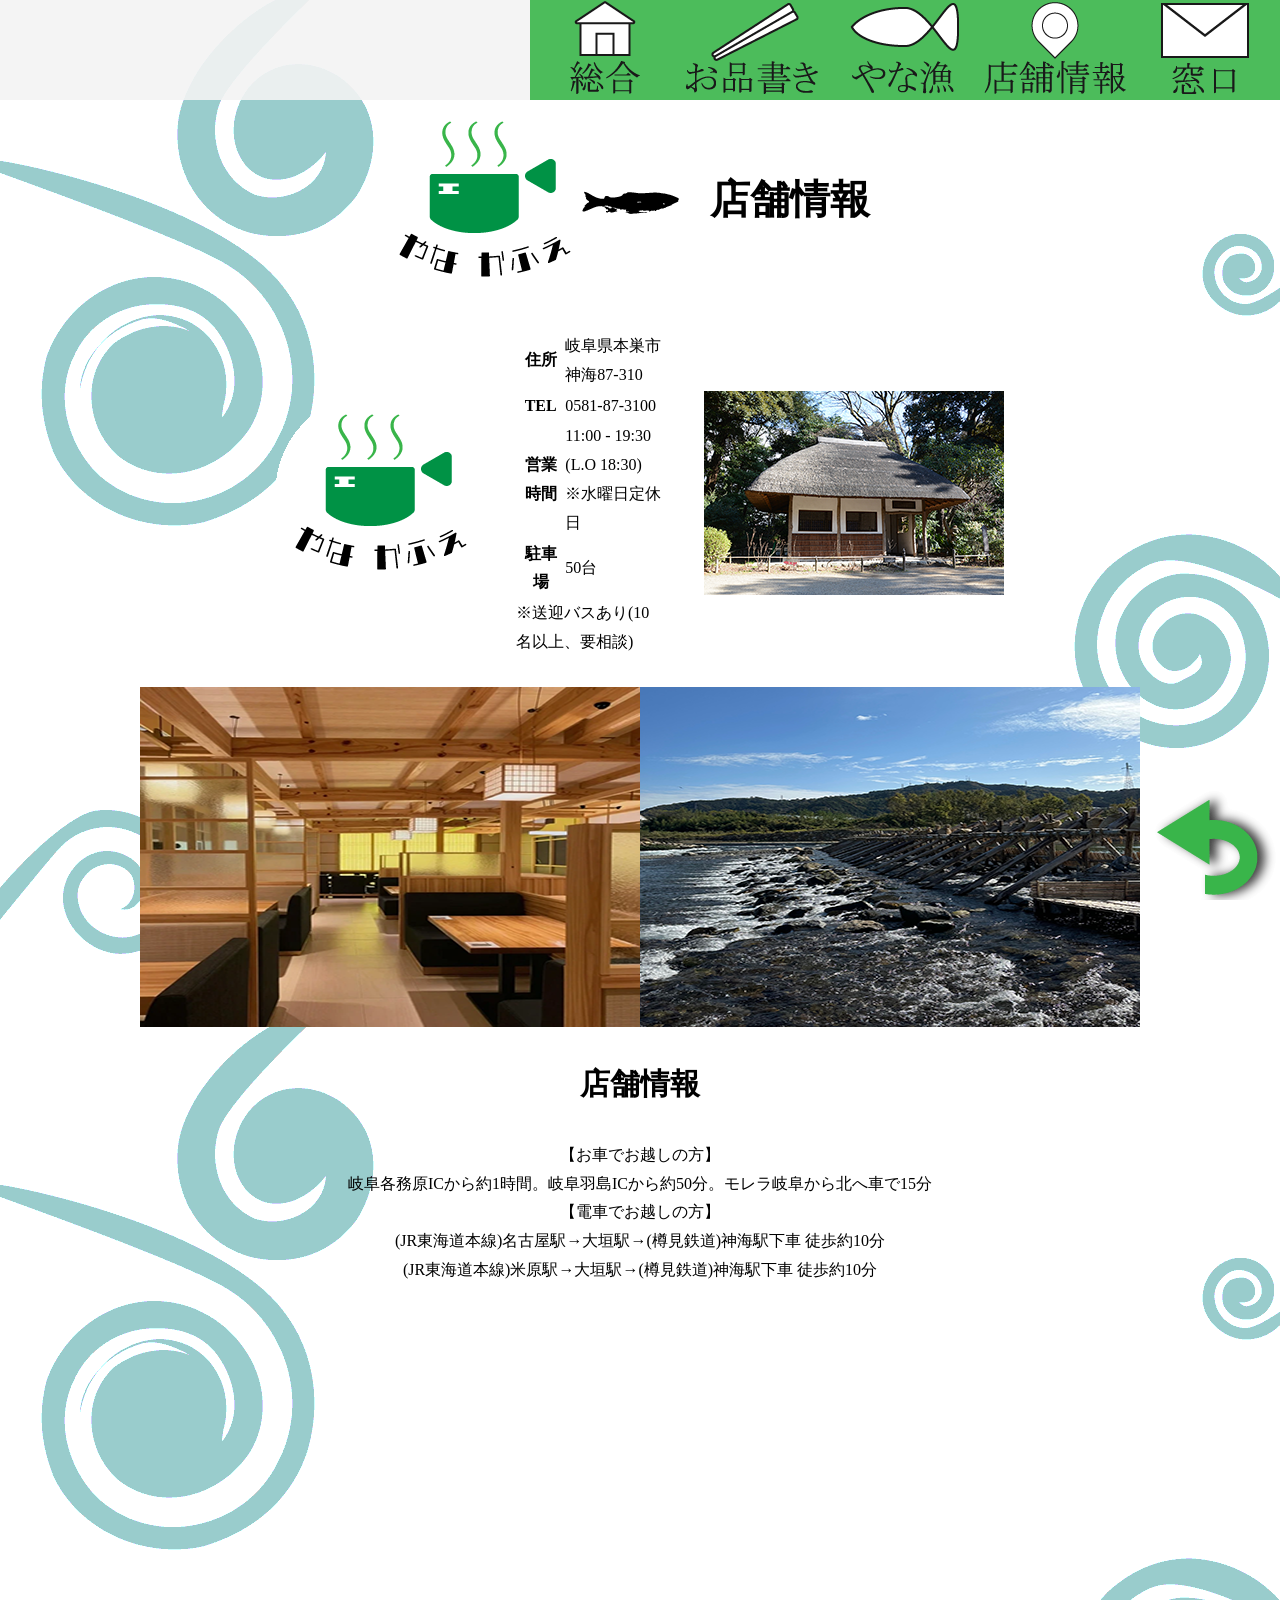
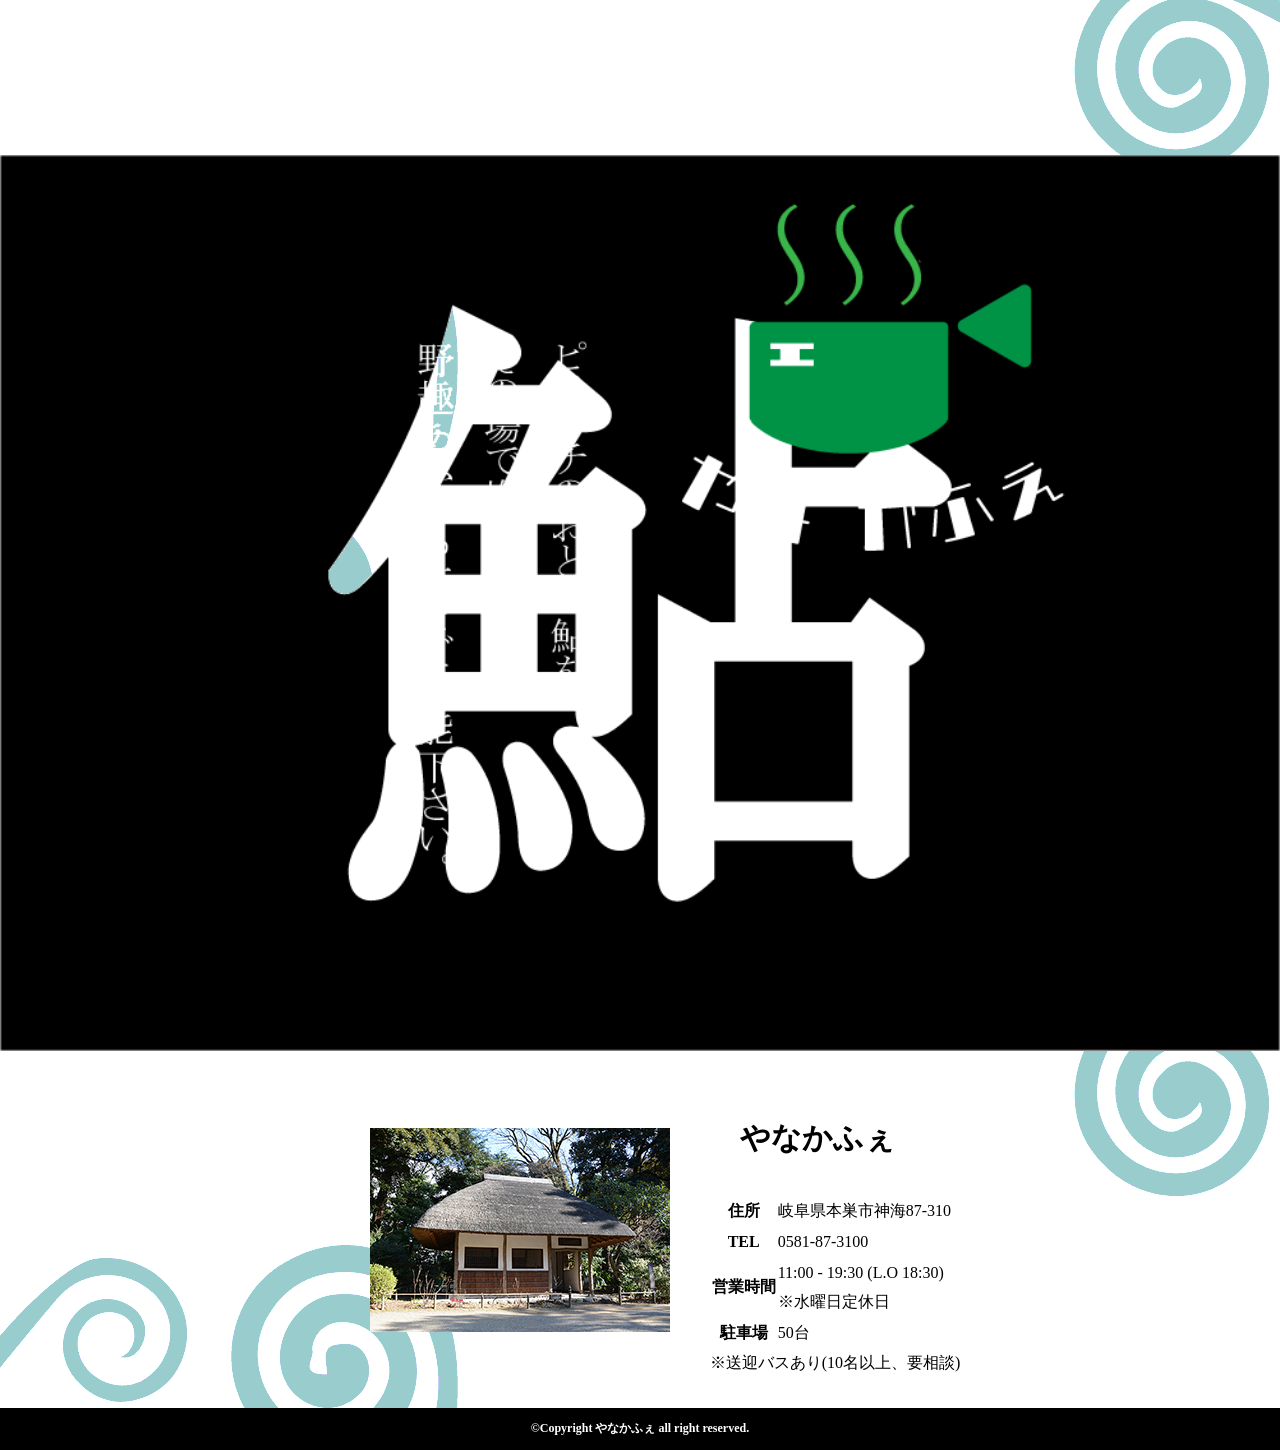
<file: html/yanacafe/access.html>
﻿<!doctype html>
<html lang="ja">

<head>
<meta charset="utf-8">

<meta name="viewport" content="width=device-width,initial-scale=1.0">


<title>店舗情報 | やなかふぇ</title>
<link href="style.css" rel="stylesheet" type="text/css">
</head>

<body>


	<header>
<input type="checkbox" id="menu-btn-check">
<label for="menu-btn-check" class="menu-btn"><span></span></label>

 <nav>
  <ul class="f_box">
    <li class="bottan1"><a href="index.html">総合</a></li>
    <li class="bottan2"><a href="menu.html">お品書き</a></li>
    <li class="bottan3"><a href="newe.html">やな漁</a></li>
    <li class="bottan4"><a href="access.html">店舗情報</a></li>
    <li class="bottan5"><a href="form.html">窓口</a></li>
  </ul>
 </nav>

	</header>

	<div class="wrap">

	<div class="f_box pd_t">

  <h1><img src="img/rogo200.png" alt="やなかふぇ"></h1>

  <p>
  <img src="img/mini.gif" alt="ロゴ">
  </p>

  <h2>店舗情報</h2>

	</div>

<section class="shop">

	<div class="f_box">

  <h3 class="box2"><img src="img/rogo200.png" alt="ロゴ"></h3>

  <div class="box2">

 <table>
  <tr>
    <th>住所</th>
    <td>岐阜県本巣市神海87-310</td>
  </tr>

  <tr>
    <th>TEL</th>
    <td>0581-87-3100</td>
  </tr>

  <tr>
    <th>営業時間</th>
    <td>11:00 - 19:30 (L.O 18:30)<br/>
        ※水曜日定休日</td>
  </tr>

  <tr>
    <th>駐車場</th>
    <td>50台</td>
  </tr>
 </table>

 <p>※送迎バスあり(10名以上、要相談)</p>

 </div><!--.box2-->

 <p class="box2">
<img src="img/image1s.png" alt="外観"></p>

	</div><!--.f_box-->

</section>

	<div class="f_box">
<p><img src="img/image2.png" alt="内装"></p>
<p><img src="img/image5.png" alt="川"></p>
	</div><!--.f_box-->

<div class="shop_map">

<h3>店舗情報</h3>

 <p>
【お車でお越しの方】<br/>
岐阜各務原ICから約1時間。岐阜羽島ICから約50分。モレラ岐阜から北へ車で15分<br/>
【電車でお越しの方】<br/>
(JR東海道本線)名古屋駅→大垣駅→(樽見鉄道)神海駅下車 徒歩約10分<br/>
(JR東海道本線)米原駅→大垣駅→(樽見鉄道)神海駅下車 徒歩約10分
 </p>

<!--マップをここに入れる-->
<iframe src="https://www.google.com/maps/embed?pb=!1m18!1m12!1m3!1d3246.6385112930757!2d136.6409587!3d35.5379298!2m3!1f0!2f0!3f0!3m2!1i1024!2i768!4f13.1!3m3!1m2!1s0x60024e67dcaaa8ed%3A0x6cd5364b133519e9!2z6a6O5paZ55CGIOOChOOBquW3nQ!5e0!3m2!1sja!2sjp!4v1776234415418!5m2!1sja!2sjp" style="border:0;" allowfullscreen="" loading="lazy" referrerpolicy="no-referrer-when-downgrade"></iframe>

</div><!--shop_map-->


	</div><!--.wrap-->


	<footer>

<p class="fbgi"><img src="img/footerbk.png" alt="装飾"></p>

	<div class="f_box">

<p class="box2 pd"><img src="img/image1s.png" alt="外観"></p>

  <div class="box2">

<h3 class="footer_title">やなかふぇ</h3>

 <table>

  <tr>
    <th>住所</th>
    <td>岐阜県本巣市神海87-310</td>
  </tr>

  <tr>
    <th>TEL</th>
    <td>0581-87-3100</td>
  </tr>

  <tr>
    <th>営業時間</th>
    <td>11:00 - 19:30 (L.O 18:30)<br/>
        ※水曜日定休日</td>
  </tr>

  <tr>
    <th>駐車場</th>
    <td>50台</td>
  </tr>

 </table>

 <p>※送迎バスあり(10名以上、要相談)</p>

  </div><!--.box2-->

	</div><!--.f_box-->

 <p class="modoru"><a href="#top">TOPへ戻る</a></p>

 <p class="copy">
  &copy;Copyright やなかふぇ all right reserved.
 </p>

	</footer>


</body>

</html>
</file>
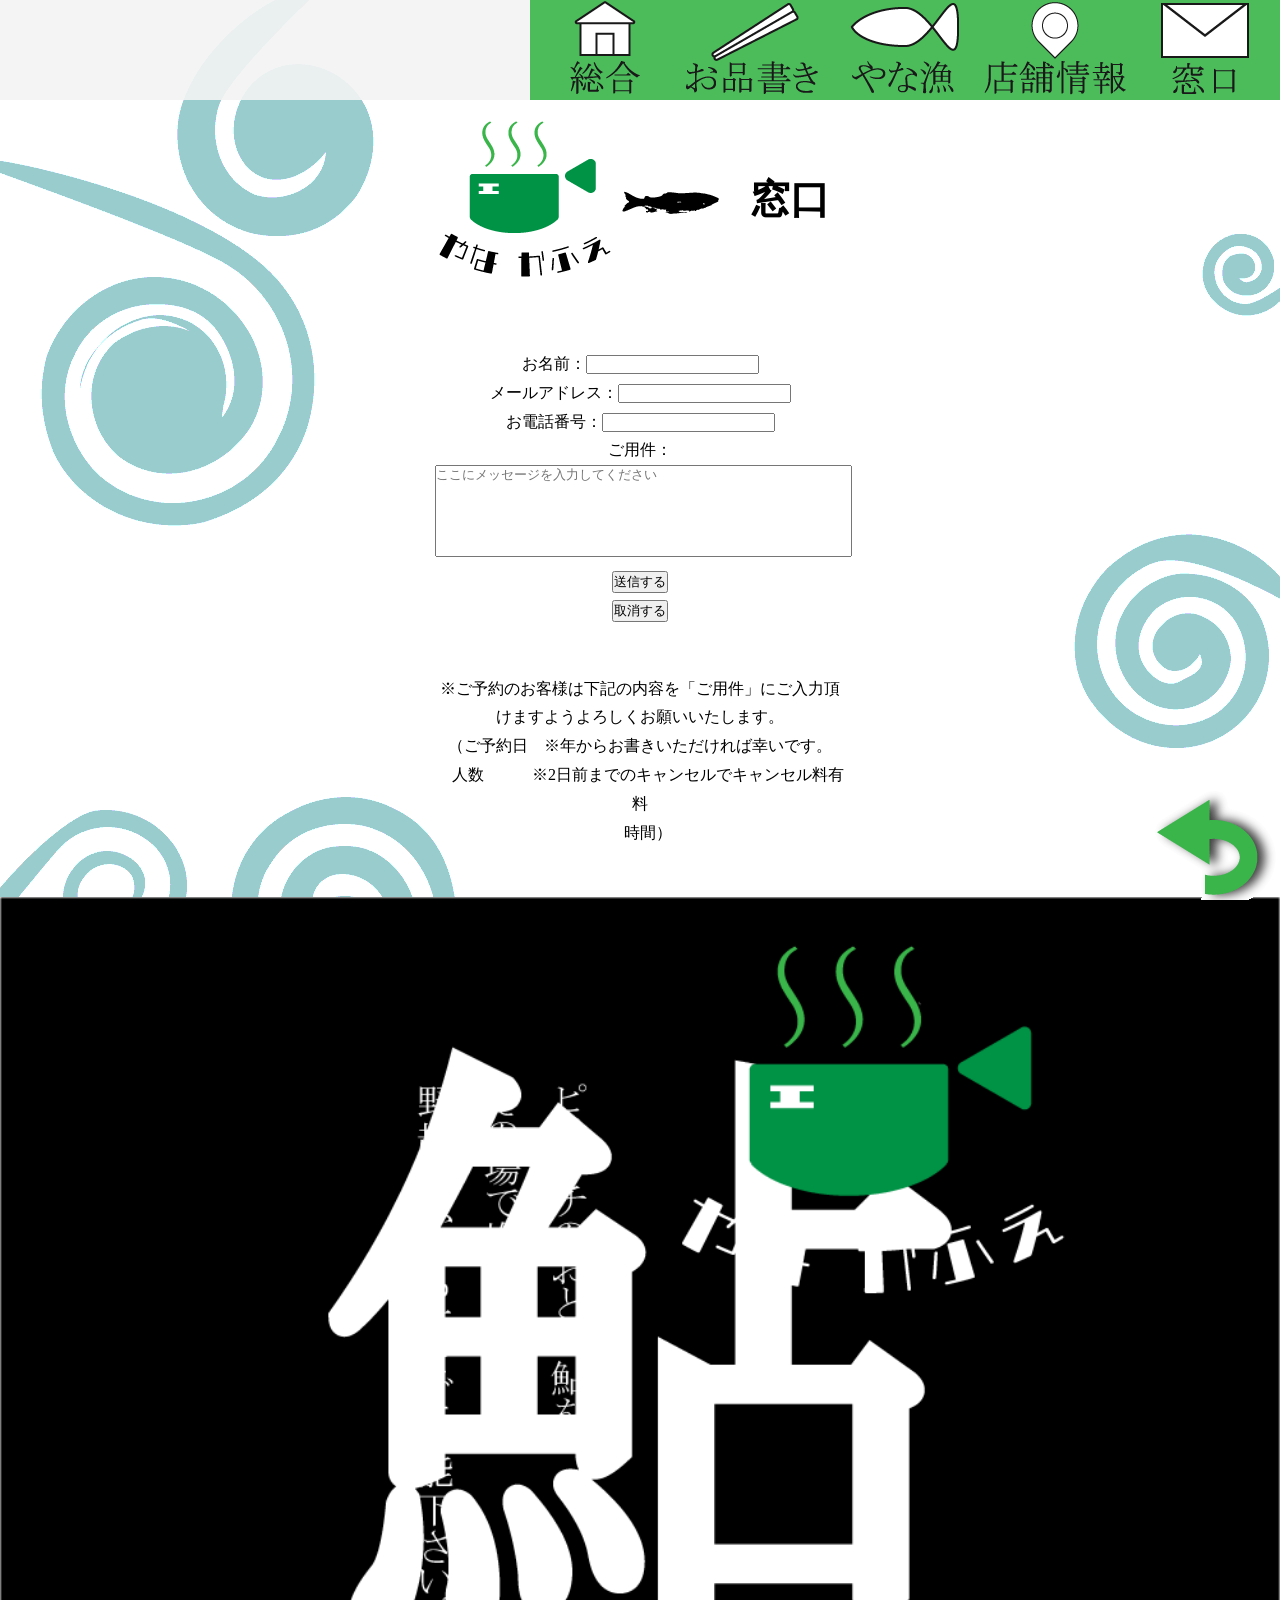
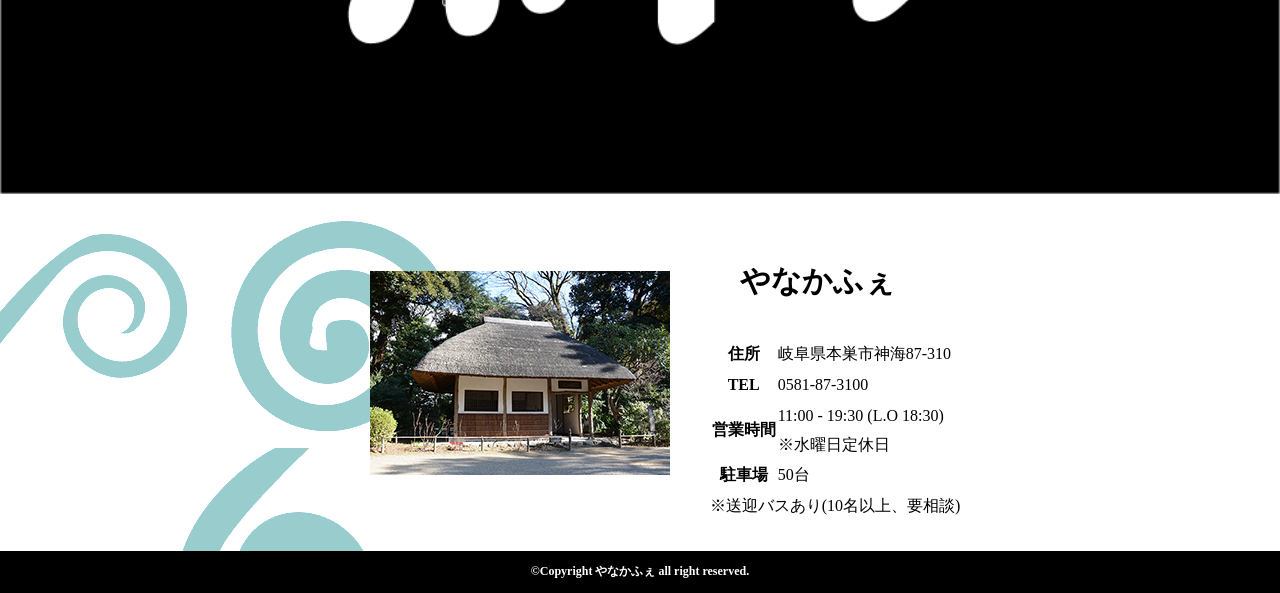
<file: html/yanacafe/form.html>
﻿<!doctype html>
<html lang="ja">

<head>
<meta charset="utf-8">

<meta name="viewport" content="width=device-width,initial-scale=1.0">


<title>窓口 | やなかふぇ</title>
<link href="style.css" rel="stylesheet" type="text/css">
</head>

<body>


	<header>
<input type="checkbox" id="menu-btn-check">
<label for="menu-btn-check" class="menu-btn"><span></span></label>

 <nav>
  <ul class="f_box">
    <li class="bottan1"><a href="index.html">総合</a></li>
    <li class="bottan2"><a href="menu.html">お品書き</a></li>
    <li class="bottan3"><a href="newe.html">やな漁</a></li>
    <li class="bottan4"><a href="access.html">店舗情報</a></li>
    <li class="bottan5"><a href="form.html">窓口</a></li>
  </ul>
 </nav>

	</header>

	<div class="wrap">

	<div class="f_box pd_t">

  <h1><img src="img/rogo200.png" alt="やなかふぇ"></h1>

  <p>
  <img src="img/mini.gif" alt="ロゴ">
  </p>

  <h2>窓口</h2>

	</div>

<form method="POST" action="sample.cgi">
  <p>お名前：<input type="text" name="NAME"></p>
  <p>メールアドレス：<input type="text" name="email"></p>
  <p>お電話番号：<input type="text" name="TEL"></p>
  <p>ご用件：<textarea rows="6" cols="50"placeholder="ここにメッセージを入力してください"></textarea></p>
  <p><input type="submit" value="送信する"></p>
  <p><input type="reset" value="取消する"></p>
</form>

<p class="form_t">※ご予約のお客様は下記の内容を「ご用件」にご入力頂けますようよろしくお願いいたします。<br>
（ご予約日　※年からお書きいただければ幸いです。<br>
　人数　　　※2日前までのキャンセルでキャンセル料有料<br>
　時間）
</p>

	</div><!--.wrap-->


	<footer>

<p class="fbgi"><img src="img/footerbk.png" alt="装飾"></p>

	<div class="f_box">

<p class="box2 pd"><img src="img/image1s.png" alt="外観"></p>

  <div class="box2">

<h3 class="footer_title">やなかふぇ</h3>

 <table>

  <tr>
    <th>住所</th>
    <td>岐阜県本巣市神海87-310</td>
  </tr>

  <tr>
    <th>TEL</th>
    <td>0581-87-3100</td>
  </tr>

  <tr>
    <th>営業時間</th>
    <td>11:00 - 19:30 (L.O 18:30)<br/>
        ※水曜日定休日</td>
  </tr>

  <tr>
    <th>駐車場</th>
    <td>50台</td>
  </tr>

 </table>

 <p>※送迎バスあり(10名以上、要相談)</p>

  </div><!--.box2-->

	</div><!--.f_box-->

 <p class="modoru"><a href="#top">TOPへ戻る</a></p>

 <p class="copy">
  &copy;Copyright やなかふぇ all right reserved.
 </p>

	</footer>


</body>

</html>
</file>
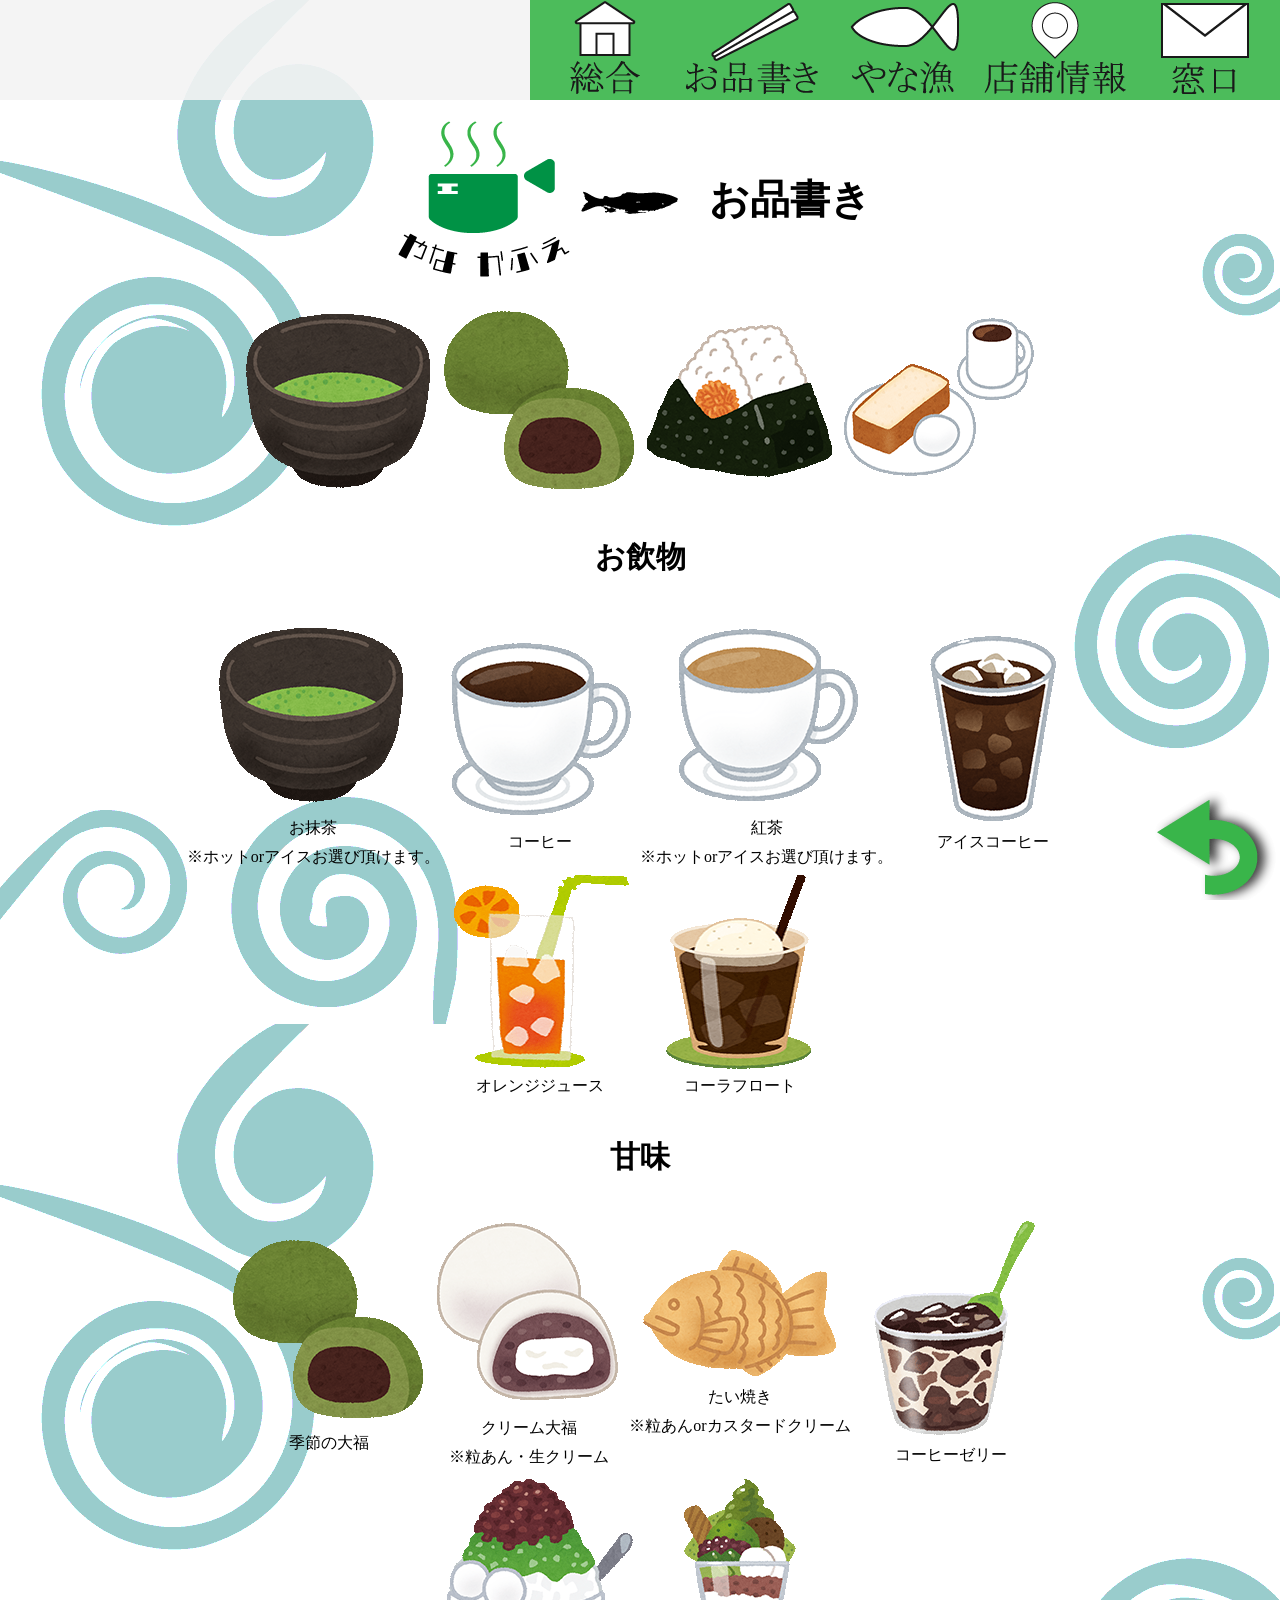
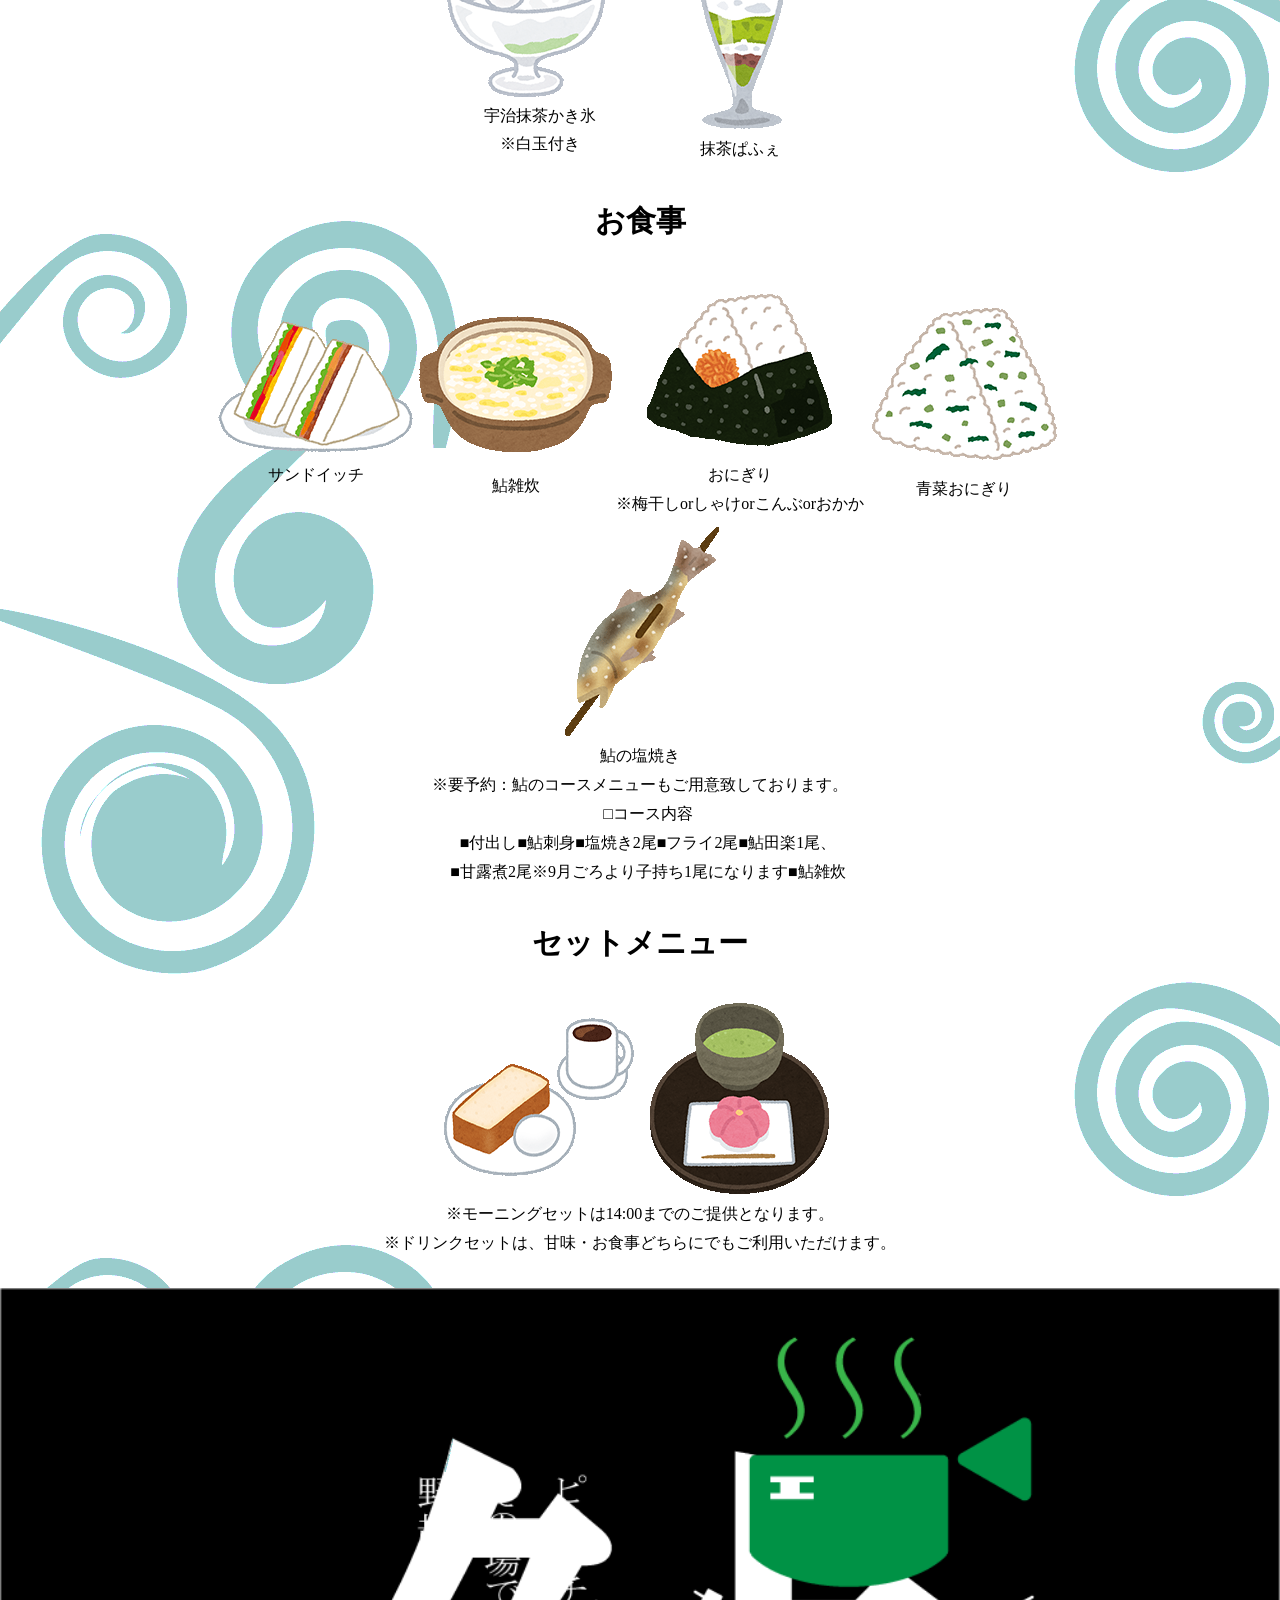
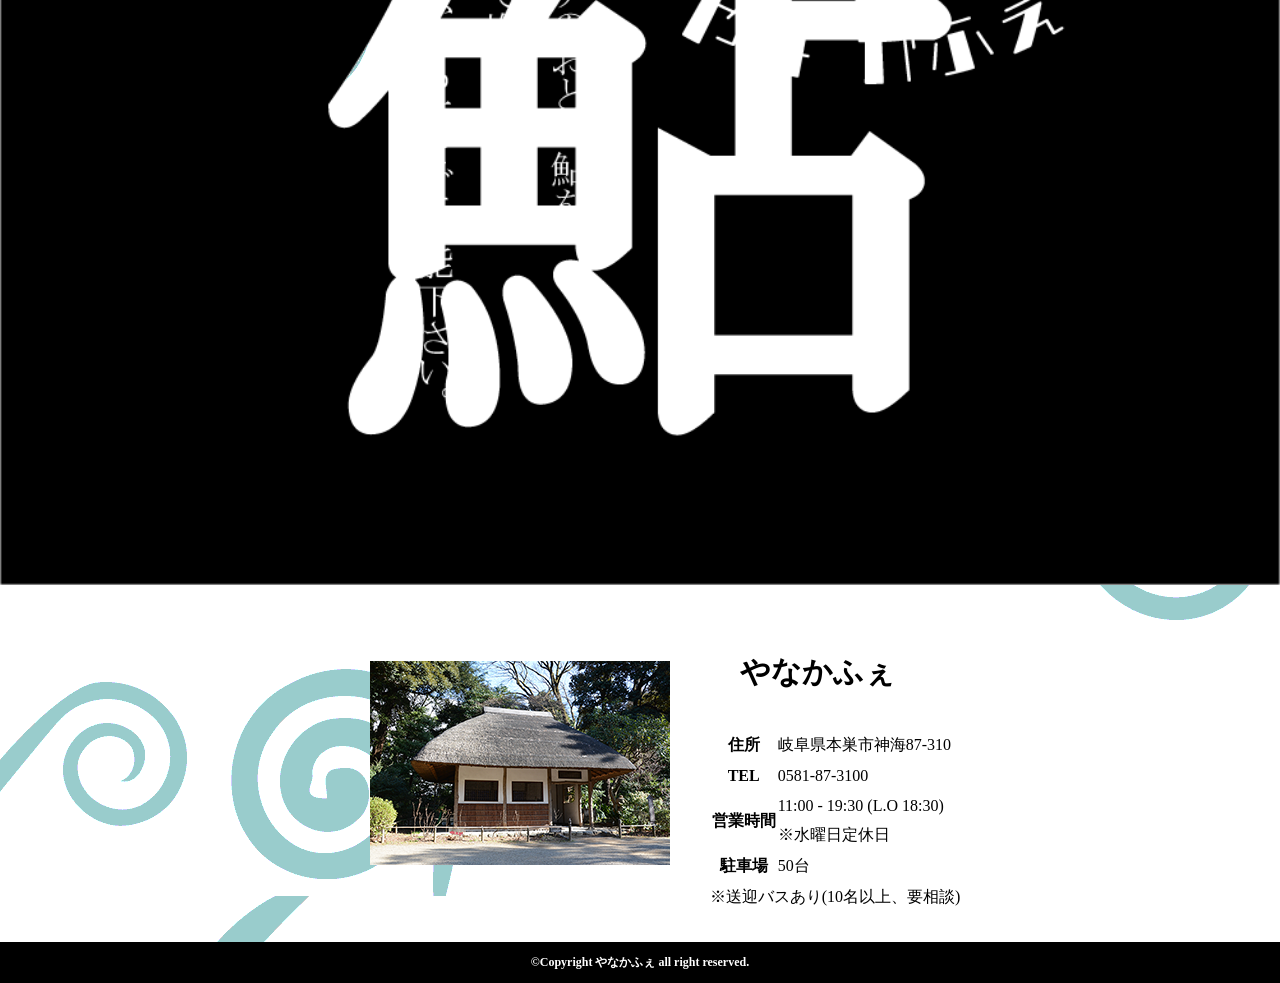
<file: html/yanacafe/menu.html>
﻿<!doctype html>
<html lang="ja">

<head>
<meta charset="utf-8">

<meta name="viewport" content="width=device-width,initial-scale=1.0">


<title>お品書き | やなかふぇ</title>
<link href="style.css" rel="stylesheet" type="text/css">
</head>

<body>


	<header>
<input type="checkbox" id="menu-btn-check">
<label for="menu-btn-check" class="menu-btn"><span></span></label>

 <nav>
  <ul class="clearfix">
    <li class="bottan1"><a href="index.html">総合</a></li>
    <li class="bottan2"><a href="menu.html">お品書き</a></li>
    <li class="bottan3"><a href="newe.html">やな漁</a></li>
    <li class="bottan4"><a href="access.html">店舗情報</a></li>
    <li class="bottan5"><a href="form.html">窓口</a></li>
  </ul>
 </nav>

	</header>

	<div class="wrap">


	<div class="f_box pd_t">

  <h1><img src="img/rogo200.png" alt="やなかふぇ"></h1>

  <p class="minirogo">
  <img src="img/mini.gif" alt="ミニロゴ">
  </p>

<h2>お品書き</h2>

	</div><!--.f_box-->

  <ul class="f_box2">
    <li class="pglink"><a href="#main1">
      <img src="img/main/drink1.png" alt="お飲物"></a></li>
    <li class="pglink"><a href="#main2">
      <img src="img/main/menu1.png" alt="甘味"></a></li>
    <li class="pglink"><a href="#main3">
      <img src="img/main/menu9.png" alt="お食事"></a></li>
    <li class="pglink"><a href="#main4">
      <img src="img/main/drink_set.png" alt="セットメニュー"></a></li>
  </ul>

	<main>

<h3 id="main1">お飲物</h3>

  <ul class="f_box2">
    <li><img src="img/main/drink1.png" alt="ドリンク1"><br/>
		お抹茶<br/>
		※ホットorアイスお選び頂けます。</li>
    <li><img src="img/main/drink2.png" alt="ドリンク2"><br/>
		コーヒー</li>
    <li><img src="img/main/drink3.png" alt="ドリンク3"><br/>
		紅茶<br/>
		※ホットorアイスお選び頂けます。</li>
    <li><img src="img/main/drink4.png" alt="ドリンク4"><br/>
		アイスコーヒー</li>
  </ul>

  <ul class="f_box2">
    <li><img src="img/main/drink5.png" alt="ドリンク5"><br/>
		オレンジジュース</li>
    <li><img src="img/main/drink6.png" alt="ドリンク6"><br/>
		コーラフロート</li>
  </ul>

<h3 id="main2">甘味</h3>

  <ul class="f_box2">
    <li><img src="img/main/menu1.png" alt="甘味1"><br/>
		季節の大福</li>
    <li><img src="img/main/menu1_2.png" alt="甘味2"><br/>
		クリーム大福<br/>
		※粒あん・生クリーム</li>
    <li><img src="img/main/menu2.png" alt="甘味3"><br/>
		たい焼き<br/>
		※粒あんorカスタードクリーム</li>
    <li><img src="img/main/menu3.png" alt="甘味4"><br/>
		コーヒーゼリー</li>
  </ul>

  <ul class="f_box2">
    <li><img src="img/main/menu4.png" alt="甘味5"><br/>
		宇治抹茶かき氷<br/>
		※白玉付き</li>
    <li><img src="img/main/menu5.png" alt="甘味6"><br/>
		抹茶ぱふぇ</li>
  </ul>

<h3 id="main3">お食事</h3>

  <ul class="f_box2">
    <li><img src="img/main/menu7.png" alt="食事1"><br/>
		サンドイッチ</li>
    <li><img src="img/main/menu8.png" alt="食事2"><br/>
		鮎雑炊</li>
    <li><img src="img/main/menu9.png" alt="食事3"><br/>
		おにぎり<br/>
		※梅干しorしゃけorこんぶorおかか</li>
    <li><img src="img/main/menu10.png" alt="食事4"><br/>
		青菜おにぎり</li>
  </ul>

  <ul class="f_box2">
    <li><img src="img/main/menu11.png" alt="食事5"><br/>
		鮎の塩焼き</li>
  </ul>
  <p>※要予約：鮎のコースメニューもご用意致しております。<br/>
	　□コース内容<br/>
	　■付出し■鮎刺身■塩焼き2尾■フライ2尾■鮎田楽1尾、<br/>
	　■甘露煮2尾※9月ごろより子持ち1尾になります■鮎雑炊</p>

<h3 id="main4">セットメニュー</h3>

  <ul class="f_box2">
    <li><img src="img/main/drink_set.png" alt="モーニング"></li>
    <li><img src="img/main/drink_set2.png" alt="ドリンクセット"></li>
  </ul>
  <p>※モーニングセットは14:00までのご提供となります。<br/>
     ※ドリンクセットは、甘味・お食事どちらにでもご利用いただけます。</p>

	</main>

	</div><!--.wrap-->


	<footer>

<p class="fbgi"><img src="img/footerbk.png" alt="装飾"></p>

 <div class="f_box">

<p class="box2 pd"><img src="img/image1s.png" alt="外観"></p>

  <div class="box2">

<h3 class="footer_title">やなかふぇ</h3>

 <table>
  <tr>
    <th>住所</th>
    <td>岐阜県本巣市神海87-310</td>
  </tr>

  <tr>
    <th>TEL</th>
    <td>0581-87-3100</td>
  </tr>

  <tr>
    <th>営業時間</th>
    <td>11:00 - 19:30 (L.O 18:30)<br/>
        ※水曜日定休日</td>
  </tr>

  <tr>
    <th>駐車場</th>
    <td>50台</td>
  </tr>
 </table>

 <p>※送迎バスあり(10名以上、要相談)</p>

 </div><!--.box2-->

 </div><!--.f_box-->

 <p class="modoru"><a href="#top">TOPへ戻る</a></p>

 <p class="copy">
  &copy;Copyright やなかふぇ all right reserved.
 </p>

	</footer>


</body>

</html>
</file>
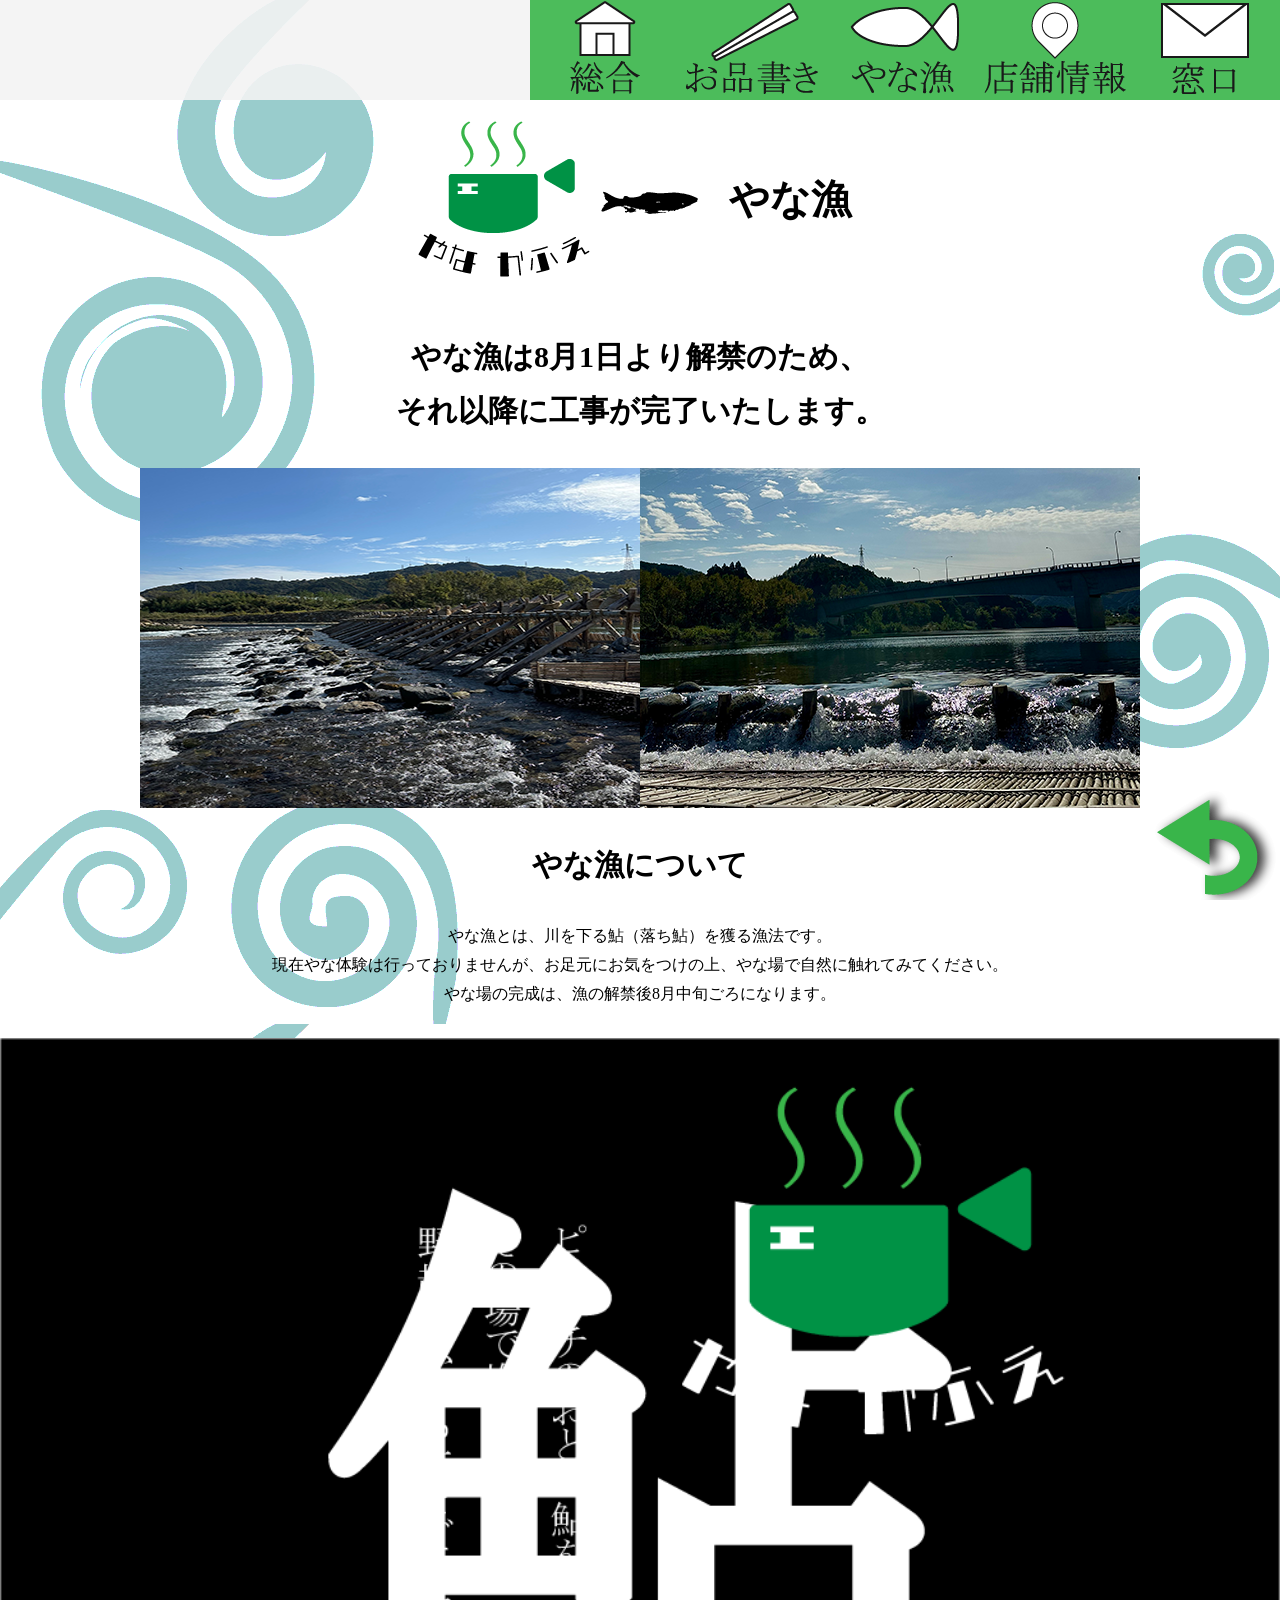
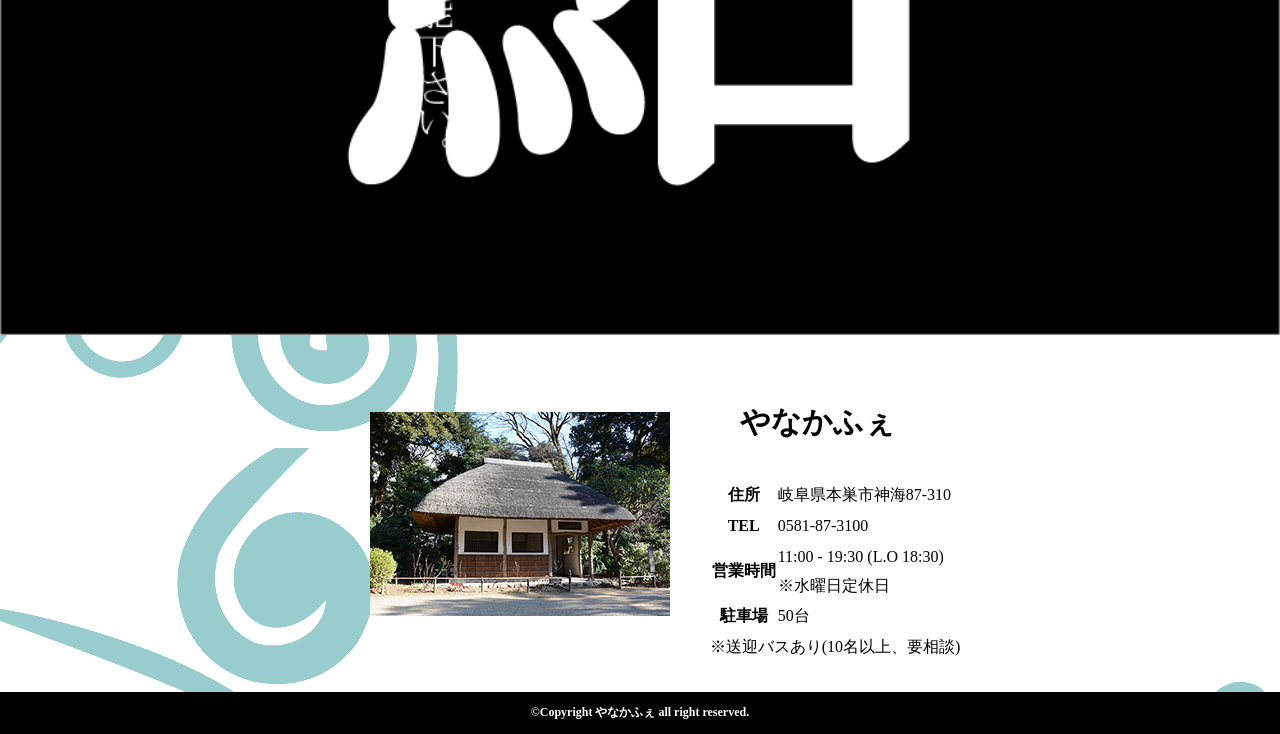
<file: html/yanacafe/newe.html>
﻿<!doctype html>
<html lang="ja">

<head>
<meta charset="utf-8">

<meta name="viewport" content="width=device-width,initial-scale=1.0">


<title>やな漁 | やなかふぇ</title>
<link href="style.css" rel="stylesheet" type="text/css">
</head>

<body>


	<header>
<input type="checkbox" id="menu-btn-check">
<label for="menu-btn-check" class="menu-btn"><span></span></label>

 <nav>
  <ul class="clearfix">
    <li class="bottan1"><a href="index.html">総合</a></li>
    <li class="bottan2"><a href="menu.html">お品書き</a></li>
    <li class="bottan3"><a href="newe.html">やな漁</a></li>
    <li class="bottan4"><a href="access.html">店舗情報</a></li>
    <li class="bottan5"><a href="form.html">窓口</a></li>
  </ul>
 </nav>

	</header>

	<div class="wrap">


	<div class="f_box pd_t">

  <h1><img src="img/rogo200.png" alt="やなかふぇ"></h1>

  <p class="minirogo">
  <img src="img/mini.gif" alt="ミニロゴ">
  </p>

<h2>やな漁</h2>

	</div>

	<main>

<h3 class="text">やな漁は8月1日より解禁のため、<br/>
   それ以降に工事が完了いたします。</h3>

	<div class="f_box">
<p><img src="img/image5.png" alt="やな漁風景"></p>
<p><img src="img/image6.png" alt="やな漁風景"></p>
	</div>

<h4>やな漁について</h4>

<p class="text">
  やな漁とは、川を下る鮎（落ち鮎）を獲る漁法です。<br/>
  現在やな体験は行っておりませんが、お足元にお気をつけの上、やな場で自然に触れてみてください。<br/>
  やな場の完成は、漁の解禁後8月中旬ごろになります。
</p>


	</main>

	</div><!--.wrap-->


	<footer>

<p class="fbgi"><img src="img/footerbk.png" alt="装飾"></p>

	<div class="f_box">

<p class="box2 pd"><img src="img/image1s.png" alt="外観"></p>

  <div class="box2">

<h3 class="footer_title">やなかふぇ</h3>

 <table>
  <tr>
    <th>住所</th>
    <td>岐阜県本巣市神海87-310</td>
  </tr>

  <tr>
    <th>TEL</th>
    <td>0581-87-3100</td>
  </tr>

  <tr>
    <th>営業時間</th>
    <td>11:00 - 19:30 (L.O 18:30)<br/>
        ※水曜日定休日</td>
  </tr>

  <tr>
    <th>駐車場</th>
    <td>50台</td>
  </tr>
 </table>

 <p>※送迎バスあり(10名以上、要相談)</p>

 </div><!--.box2-->

	</div><!--.f_box-->

 <p class="modoru"><a href="#top">TOPへ戻る</a></p>

 <p class="copy">
  &copy;Copyright やなかふぇ all right reserved.
 </p>

	</footer>


</body>

</html>
</file>
<file: common.css>
/*CSS PORTFOLIO*/
@charset "utf-8";

*{	margin:0px;	padding: 0px;}

body{
	text-align:center;
}

header{
	background-image:url("img/header_bd.png");
	background-size:100%;
	width:100%;
	height:0;
	padding-top:55.556%;
	position:relative;
	z-index:999;
}
h1{
	position: absolute;
	top: 40%;
	right:15%;
	color:#FFF;
	font-size: 150%;
	text-shadow: 5px 5px 5px #bbb;
}
.mytext{
	position: absolute;
	top:48%;
	right:15%;
	color:#FFF;
	text-align:right;
}

.wrapper{
	width:95%;
	margin:auto;
}

nav{
	width:80%;
	margin:auto;
	margin-top:3%;
}
ul{
	list-style-type:none;
}
li{
	text-align:center;
	float:left;
	width:30%;
	font-size:130%;
	border-bottom:solid 1px #555;
	padding-top:1%;
	padding-bottom:1%;
}
.mg_r{
	margin-right:5%;
}
.clearfix:after{
	content:"";
	display:block;
	clear:both;
}

nav a {
	text-decoration: none;
	color: #555;
}
nav a:hover {
	opacity: 0.8;
}


h2{
	font-size:150%;
	text-align:center;
	padding-top:3%;
	padding-bottom:3%;
}

.f_box{
	width:90%;
	margin:auto;
	display:flex;
	flex-direction:row;
	flex-wrap:wrap;
	justify-content:space-around;
	align-items:flex-start;
	margin-bottom:3%;
}

.i_box{
	width:100%;
	height:300px;
	overflow:auto;
	scrollbar-width:none;
}

.box img{
	width:90%;
	margin:auto;
}

.box{
	background-color:#999;
	width:30%;
	padding-top:3%;
/*	height:760PX;*/
}

h3{	padding:3%;}

table{
	width:90%;
	margin:auto;
	border-collapse:separate;
	border-spacing:0 15px;
}
th{	width:30%;}
tb{	width:60%;}

.mr{
	margin-top:5%;
	margin-bottom:5%;
}

.back{
	width:50px;
	text-align:center;
	background-color:#aaa;
	padding:1%;
	position:fixed;
	right:2%;
	bottom:5%;
}
.back a{
	color:#fff;
	text-decoration:none;
}

.prof{
	text-align:left;
	width:42%;
	margin:auto;
}
h4{
	padding:0.3%;
}

footer{
	background-image:url("img/header_bd.png");
	color:#eee;
	text-align:center;
	font-size:12px;
	font-weight:bold;
	padding-top:0.5%;
	padding-bottom:0.5%;
	margin-top:3%
}

@media screen and (max-width: 700px)
{

h1{
	top: 35%;
}
.mytext{
	top: 50%;
}

.wrapper{
	width:100%;
}

nav{
	width:100%;
	margin-top:5%;
	margin-bottom:5%;	
}

nav a {
	text-decoration: none;
	color: #608;
}
nav a:hover {
	opacity: 0.5;
}

h2{
	padding-bottom:5%;
}

.f_box{
	width:100%;
	display:block;
	margin-bottom:5%;
}

.box img{
	width:80%;
	margin:auto;
}

.box{
	width:100%;
	padding-top:5%;
/*	height:760PX;*/
}

.prof{
	width:80%;
}

.back{
	font-size:14px;
	width:45px;
	right:1%;
	bottom:3%;
}

footer{
	margin-top:5%
}

}
</file>
<file: html/aquarium/style.css>
﻿/*abc水族館*/

@charset "utf-8";

*{	padding:0;	margin:0;}

.wrapper{
	width:900px;
	margin:auto;
	background-color:#b9b6e5;
	color:#fff;
}

img{
	vertical-align:bottom;
}

ul{
	list-style-type:none;
}
.f_box{
	display:flex;
	justify-content:space-around;
	align-items:center;
}

.f_box2{
	display:flex;
	align-items:center;
	width:80%;
	margin:auto;
	padding:60px 20px 20px;
}

.f_box2 li{
	width:25%;
	text-align:center;
}
.bdr{
	border-right:solid 2px #000;
}

footer{
	font-size:12px;
	text-align:center;
	padding:10px;
}


/*
#fff（白） #000（黒） #ddd(灰色) 
#00f（青） #0f0（緑） #f00（赤） 
#ff0（黄） #0ff(水色) #f0f（薄紫） 
#f39（ビビットピンク）
*/
</file>
<file: html/beach/style.css>
﻿/*ビーチ満足度*/

@charset "utf-8";

*{	margin:0;	padding:0;}

body{
	background-image:url(img/body_bg.png);
}

.wrap{
	width:1000px;
	margin:10px auto;
	background-color:#fff;
	box-shadow:0 0 5px 5px #999;
}

h1{
	font-size:26px;
	color:#191970;
	text-align:center;
	background-image:url(img/h_bg.jpg);
	height:40px;
}

img{
	width:100%;
	vertical-align:bottom;
}

header p{
	margin-top:20px;
	margin-bottom:20px;
}

h2{
	font-size:26px;
	color:#006400;
	background-image:url(img/h_bg.jpg);
	height:40px;
	padding-left:20px;
	margin-bottom:50px;
}

ul{
	list-style-type:none;
	margin:50px auto;
	width:930px;

/*答え
	margin-bottom:50px;
	display:flex;
	flex-direction:row;
	justify-content:center;
	align-items:center;
*/
}

li a{
	display:block;
	width:300px;
	padding-top:15px;
	padding-bottom:15px;
	text-decoration:none;
	color:#fff;
}

li{
	font-size:20px;
	text-align:center;
	background-color:#191970;
	margin-left:5px;
	margin-right:5px;

	float:left;
}

.clearfix:after{
	content:"";
	display:block;
	clear:both;
}

.flexbox{
	display:flex;
	flex-direction:row;
	justify-content:space-around;
	align-items:center;
	margin-bottom:50px;
}

.text{
	width:460px;
}

.modoru{
	width:100px;
	background-color:#00bfff;
	padding:10px;
	border-radius:10px;
	margin-right:20px;
	margin-bottom:20px;
	margin-left:auto;
}

/*
#fff（白） #000（黒） #ddd(灰色) 
#00f（青） #0f0（緑） #f00（赤） 
#ff0（黄） #0ff(水色) #f0f（薄紫） 
#f39（ビビットピンク）
*/
</file>
<file: html/lamb/style.css>
﻿/*ジンギスカン*/

@charset "utf-8";

*{	margin:0;	padding:0;}

body{
	font-size:20px;
	line-height:1.7;
	background-color:#000000;
	color:#FFFFFF;
}

.wrap{
	width:80%;
	margin:auto;
	text-align:center;
}

img{
	vertical-align:bottom;
}
#top img{
	width:100%;
}

#top{
	margin-bottom:5%;
}

.fbox{
	display:flex;
	flex-wrap:nowrap;
	justify-content:center;
	align-items:center;
}

ul{
	list-style-type:none;
}

ol{
	list-style-position:inside;
	width:52%;
	margin:auto;
	text-align:left;
}
.fbox2{
	display:flex;
	flex-wrap:nowrap;
	justify-content:center;
	align-items:center;
}

.box{
	width:35%;
}

table{
	width:30%;
	margin:auto;
}

.mg{
	margin:3%;
}
.pd{
	padding:1%;
}
.pd10{
	padding-left:10%;
	padding-right:10%;
}

.modoru{
	text-align:center;
	line-height:1.0;
	background-color:#333;
	width:60px;
	position:fixed;
	right:2%;
	bottom:5%;
	padding:0.5%;
}
.modoru a{
	color:#ddd;
	text-decoration:none;
}
.modoru a:hover{
	color:#0ff;
}

.copy{
	background-color:#333;
	text-align:center;
	font-size:14px;
	color:#ddd;
	font-weight:bold;
}


@media screen and (max-width:800px)
{

.wrap{
	width:100%;
}

ol{
	width:80%;
}

.fbox2{
	display:block;
}
.box{
	width:100%;
	padding:2%;
}

table{
	width:80%;
}

}


/*
#fff（白） #000（黒） #ddd(灰色) 
#00f（青） #0f0（緑） #f00（赤） 
#ff0（黄） #0ff(水色) #f0f（薄紫） 
#f39（ビビットピンク）
*/
</file>
<file: html/yanacafe/style.css>
﻿/*やなかふぇ*/

@charset "utf-8";

*{	margin:0;	padding:0;}

body{
	background-image:url(img/bgimg.gif);
	background-size:100%;
	line-height:1.8;
}

header{
	background-color:#f3f3f3;
	width:100%;
	position:fixed;
	top:0px;
	z-index:999;
	opacity:0.9;
}

nav{
	width:750px;
	margin-left:auto;
}

.wrap{
	z-index:2;
	width:80%;
	margin:auto;
}

ul{
	list-style-type:none;
}

li{
	float:left;
}
.clearfix:after{
	content:"";
	display:block;
	clear:both;
}

nav li a,.bottan2 a{
	display:block;
	width:150px;
	height:100px;
	text-indent:100%;
	white-space:nowrap;
	overflow:hidden;
}
a:hover,.bottan2 a:hover{
	background-position:0 -100px;
}

.bottan1 a{
	background-image:url(img/bottan1.png);
}
.bottan2 a{
	background-image:url(img/bottan2.png);
}
.bottan3 a{
	background-image:url(img/bottan3.png);
}
.bottan4 a{
	background-image:url(img/bottan4.png);
}
.bottan5 a{
	background-image:url(img/bottan5.png);
}

img{
	vertical-align:bottom;
}
#top img,.fbgi img{
	width:100%;
}
#top{
	background-image:url(img/image1.png);
	background-repeat:no-repeat;
	background-position:center;
	background-size:100%;
	text-align:center;
}

main{
	text-align:center;
	margin:30px;
}

.text{
	margin:30px;
}


.f_box{
	display:flex;
	flex-direction:row;
	flex-wrap:nowrap;
	justify-content:center;
	align-items:center;
}
.f_box2{
	display:flex;
	flex-direction:row;
	flex-wrap:wrap;
	justify-content:center;
	align-items:center;
}


.box1{
	width:340px;
}
.center{
	width:50%;
	margin:auto;
}

/*スライドの枠*/
.homegallery{
	width:100%;
	max-width:95%;
	margin:auto;
	overflow:hidden;
}

.slider{
	display:flex;
	width:600%;/*画像6枚分(100%×6枚)*/
	animation:slide-show 25s infinite;/*25秒で1ループ*/
}

.slider img{
	width:16.667%;/*全体の6分の1（1枚分）*/
}
/*スライド*/
@keyframes slide-show {
	0%{ transform: translateX(0); }
	16.667%{	transform:translateX(-16.667%);	}/*2枚目へ*/
	33.334%{	transform:translateX(-33.334%);	}/*3枚目へ*/
	50.001%{	transform:translateX(-50.001%);	}/*4枚目へ*/
	66.668%{	transform:translateX(-66.668%);	}/*5枚目へ*/
	83.335%{	transform:translateX(-83.335%);	}/*6枚目へ*/
	100%{	transform:translateX(-83.335%);	}/*1枚目へ*/
}

.homegallery{
	margin-top:50px;
	margin-bottom:50px;
}
.homegallery li{
	width:20%;
}

.shop_map{
	text-align:center;
}
.shop_map iframe{
	width:90%;
	height:460px;
}

.fbgi{
	background-image:url(img/image1.png);
	background-repeat:no-repeat;
	background-position:center;
	background-size:100%;
	background-attachment:fixed;
	text-align:center;
}

.shop{
	width:75%;
	margin:auto;
}

.box2{
	margin:30px 20px 30px;
}
.pd{
	padding-left:50px;
}

form,.form_t{
	width:40%;
	margin:50px auto;
	text-align:center;
}
textarea{
	resize:none;
}


.modoru{
	position:fixed;
	bottom:0px;
	right:0px;
}

.modoru a{
	display:block;
	width:131px;
	height:115px;
	text-indent:100%;
	white-space:nowrap;
	overflow:hidden;
	background-image:url(img/modorubottan.png);
}
.modoru a:hover{
	background-position:0 -115px;
}

.copy{
	text-align:center;
	background-color:#000;
	color:#fff;
	font-weight:bold;
	font-size:12px;
	padding-top:10px;
	padding-bottom:10px;
}

.pd_t{
	padding-top:100px;
}

h2{
	font-size:40px;
	margin:30px;
}
h3,h4{
	font-size:30px;
	margin:30px;
}

/*--801px以上--*/
#menu-btn-check,.menu-btn{
	display:none;
}

/*--800px以下--*/

@media screen and (max-width: 800px)
{
/*チェックボックスは常に非表示*/
#menu-btn-check{	display:none;}

/*ハンバーガーボタン*/
.menu-btn{
	display:flex;
	height:100px;
	width:100px;
	justify-content:center;
	align-items:center;
	cursor:pointer;
	z-index:100;
	background-color:#4CAF50;
	float:right;
}
.menu-btn span,.menu-btn span:before,.menu-btn span:after{
	content:'';
	display:block;
	height:2px;
	width:25px;
	border-radius:2px;
	background-color:#fff;
	position:absolute;
	transition:all 0.3s;
}
.menu-btn span:before{bottom:8px;}
.menu-btn span:after{top:8px;}

/*チェックが入ったら三本線を×にする*/
#menu-btn-check:checked~.menu-btn span{
	background-color:rgba(255,255,255,0);}
#menu-btn-check:checked~.menu-btn span:before{
	bottom:0;
	transform:rotate(45deg);}
#menu-btn-check:checked~.menu-btn span:after{
	top:0;
	transform:rotate(-45deg);}

/*メニュー本体の表示・非表示*/
nav{
	display:none;
	width:100%;
	background-color:#fff;
	position:absolute;
	top:100px;
	left:0;
}

/*チェックが入ったらメニューを表示*/
#menu-btn-check:checked~nav{
	display:block;
}

/*メニュー内のリストを縦並びに*/
	nav ul{
	flex-direction:column;
	width:150px;
	margin-left:auto;
}
nav li{
	float:none;
	width:100%;
	border-bottom:1px solid #eee;
}

body{
	text-align:center;
}

.f_box{
	display:block;
}

.shop_map iframe{
	height:300px;
}

}
</file>
